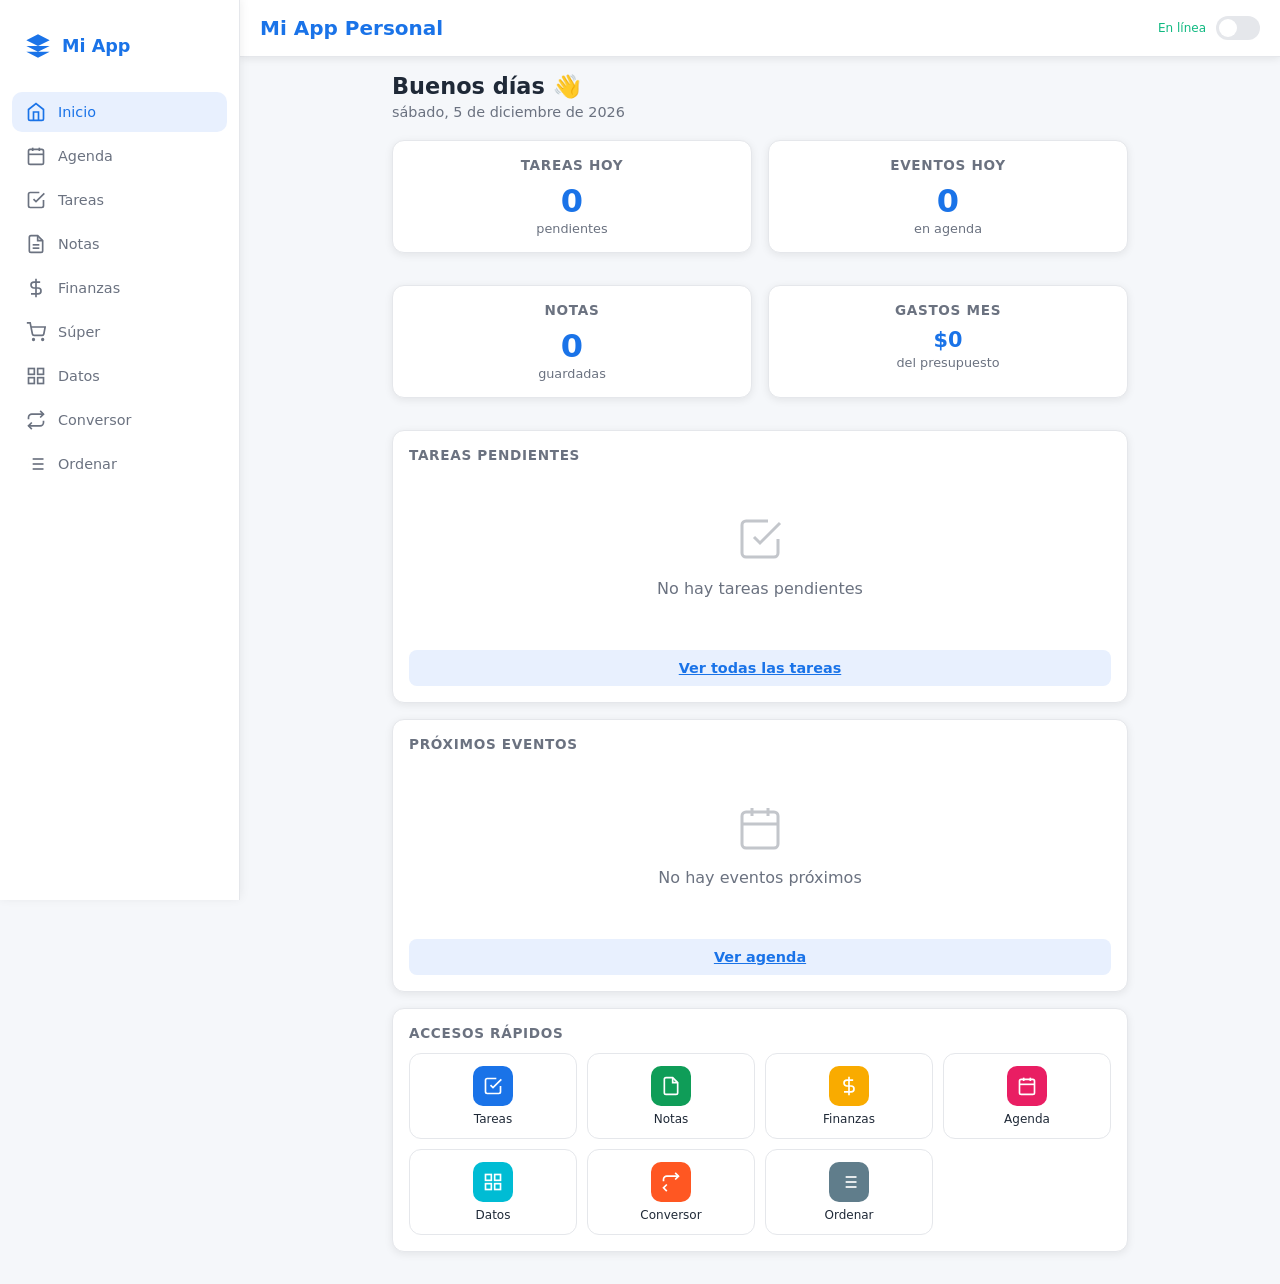
<file: index.html>
<!DOCTYPE html>
<html lang="es">
<head>
  <meta charset="UTF-8">
  <meta name="viewport" content="width=device-width, initial-scale=1.0">
  <meta name="theme-color" content="#1a73e8">
  <meta name="description" content="Mi App Personal - Agenda, tareas, notas y más">

  <!-- Hace que la app se vea como una app nativa en iOS -->
  <meta name="apple-mobile-web-app-capable" content="yes">
  <meta name="apple-mobile-web-app-status-bar-style" content="default">
  <meta name="apple-mobile-web-app-title" content="MiApp">

  <title>Mi App Personal</title>

  <!-- Configuración PWA (para instalar como app) -->
  <link rel="manifest" href="manifest.json">

  <!-- Estilos -->
  <link rel="stylesheet" href="css/main.css">
  <link rel="stylesheet" href="css/components.css">
</head>
<body>

  <!-- ==========================================
       MENÚ DE NAVEGACIÓN INFERIOR
       En celular: aparece abajo
       En computador: aparece a la izquierda
  =========================================== -->
  <nav class="menu-inferior" id="menuNavegacion">

    <!-- Logo (solo visible en computador) -->
    <div class="menu-logo" id="menuLogo">
      <svg width="28" height="28" viewBox="0 0 24 24" fill="currentColor">
        <path d="M12 2L2 7l10 5 10-5-10-5zM2 17l10 5 10-5M2 12l10 5 10-5"/>
      </svg>
      Mi App
    </div>

    <!-- Inicio -->
    <a href="index.html" class="menu-item activo" data-pagina="inicio">
      <svg viewBox="0 0 24 24" fill="none" stroke="currentColor" stroke-width="2">
        <path d="M3 9l9-7 9 7v11a2 2 0 01-2 2H5a2 2 0 01-2-2z"/>
        <polyline points="9,22 9,12 15,12 15,22"/>
      </svg>
      Inicio
    </a>

    <!-- Agenda -->
    <a href="pages/agenda.html" class="menu-item" data-pagina="agenda">
      <svg viewBox="0 0 24 24" fill="none" stroke="currentColor" stroke-width="2">
        <rect x="3" y="4" width="18" height="18" rx="2" ry="2"/>
        <line x1="16" y1="2" x2="16" y2="6"/>
        <line x1="8" y1="2" x2="8" y2="6"/>
        <line x1="3" y1="10" x2="21" y2="10"/>
      </svg>
      Agenda
    </a>

    <!-- Tareas -->
    <a href="pages/tareas.html" class="menu-item" data-pagina="tareas">
      <svg viewBox="0 0 24 24" fill="none" stroke="currentColor" stroke-width="2">
        <polyline points="9,11 12,14 22,4"/>
        <path d="M21 12v7a2 2 0 01-2 2H5a2 2 0 01-2-2V5a2 2 0 012-2h11"/>
      </svg>
      Tareas
    </a>

    <!-- Notas -->
    <a href="pages/notas.html" class="menu-item" data-pagina="notas">
      <svg viewBox="0 0 24 24" fill="none" stroke="currentColor" stroke-width="2">
        <path d="M14 2H6a2 2 0 00-2 2v16a2 2 0 002 2h12a2 2 0 002-2V8z"/>
        <polyline points="14,2 14,8 20,8"/>
        <line x1="16" y1="13" x2="8" y2="13"/>
        <line x1="16" y1="17" x2="8" y2="17"/>
      </svg>
      Notas
    </a>

    <!-- Finanzas -->
    <a href="pages/finanzas.html" class="menu-item" data-pagina="finanzas">
      <svg viewBox="0 0 24 24" fill="none" stroke="currentColor" stroke-width="2">
        <line x1="12" y1="1" x2="12" y2="23"/>
        <path d="M17 5H9.5a3.5 3.5 0 000 7h5a3.5 3.5 0 010 7H6"/>
      </svg>
      Finanzas
    </a>

    <!-- Supermercado -->
    <a href="pages/supermercado.html" class="menu-item" data-pagina="supermercado">
      <svg viewBox="0 0 24 24" fill="none" stroke="currentColor" stroke-width="2">
        <circle cx="9" cy="21" r="1"/><circle cx="20" cy="21" r="1"/>
        <path d="M1 1h4l2.68 13.39a2 2 0 001.99 1.61h9.72a2 2 0 001.99-1.61L23 6H6"/>
      </svg>
      Súper
    </a>

    <!-- Más módulos (panel lateral en computador) -->
    <a href="pages/datos.html" class="menu-item" data-pagina="datos">
      <svg viewBox="0 0 24 24" fill="none" stroke="currentColor" stroke-width="2">
        <rect x="3" y="3" width="7" height="7"/><rect x="14" y="3" width="7" height="7"/>
        <rect x="14" y="14" width="7" height="7"/><rect x="3" y="14" width="7" height="7"/>
      </svg>
      Datos
    </a>

    <a href="pages/conversor.html" class="menu-item" data-pagina="conversor">
      <svg viewBox="0 0 24 24" fill="none" stroke="currentColor" stroke-width="2">
        <polyline points="17,1 21,5 17,9"/>
        <path d="M3 11V9a4 4 0 014-4h14"/>
        <polyline points="7,23 3,19 7,15"/>
        <path d="M21 13v2a4 4 0 01-4 4H3"/>
      </svg>
      Conversor
    </a>

    <a href="pages/ordenar.html" class="menu-item" data-pagina="ordenar">
      <svg viewBox="0 0 24 24" fill="none" stroke="currentColor" stroke-width="2">
        <line x1="8" y1="6" x2="21" y2="6"/>
        <line x1="8" y1="12" x2="21" y2="12"/>
        <line x1="8" y1="18" x2="21" y2="18"/>
        <line x1="3" y1="6" x2="3.01" y2="6"/>
        <line x1="3" y1="12" x2="3.01" y2="12"/>
        <line x1="3" y1="18" x2="3.01" y2="18"/>
      </svg>
      Ordenar
    </a>

  </nav>

  <!-- ==========================================
       ENCABEZADO
  =========================================== -->
  <header class="encabezado">
    <h1>Mi App Personal</h1>
    <div style="display:flex; align-items:center; gap:10px;">
      <!-- Indicador de sincronización -->
      <span id="estadoSync" title="Estado de sincronización" style="font-size:0.75rem; color:var(--color-texto-suave)">
        Sin conexión
      </span>
      <!-- Botón modo oscuro/claro -->
      <button class="interruptor" id="btnTema" title="Cambiar tema" aria-label="Cambiar modo claro/oscuro"></button>
    </div>
  </header>

  <!-- ==========================================
       CONTENIDO PRINCIPAL - DASHBOARD
  =========================================== -->
  <main class="contenido pagina-enter" id="contenidoPrincipal">

    <!-- Saludo -->
    <div style="margin-bottom:20px;">
      <p id="saludo" style="font-size:1.4rem; font-weight:700;"></p>
      <p id="fechaHoy" style="color:var(--color-texto-suave); font-size:0.9rem; margin-top:4px;"></p>
    </div>

    <!-- Resumen rápido: 4 números -->
    <div class="dos-columnas" style="margin-bottom:16px;">
      <div class="tarjeta" style="text-align:center;">
        <div class="tarjeta-titulo">Tareas hoy</div>
        <div class="numero-grande" id="contadorTareas">0</div>
        <div style="font-size:0.8rem; color:var(--color-texto-suave); margin-top:4px;">pendientes</div>
      </div>
      <div class="tarjeta" style="text-align:center;">
        <div class="tarjeta-titulo">Eventos hoy</div>
        <div class="numero-grande" id="contadorEventos">0</div>
        <div style="font-size:0.8rem; color:var(--color-texto-suave); margin-top:4px;">en agenda</div>
      </div>
      <div class="tarjeta" style="text-align:center;">
        <div class="tarjeta-titulo">Notas</div>
        <div class="numero-grande" id="contadorNotas">0</div>
        <div style="font-size:0.8rem; color:var(--color-texto-suave); margin-top:4px;">guardadas</div>
      </div>
      <div class="tarjeta" style="text-align:center;">
        <div class="tarjeta-titulo">Gastos mes</div>
        <div class="numero-grande" id="resumenGastos" style="font-size:1.3rem;">$0</div>
        <div style="font-size:0.8rem; color:var(--color-texto-suave); margin-top:4px;">del presupuesto</div>
      </div>
    </div>

    <!-- Próximas tareas -->
    <div class="tarjeta">
      <div class="tarjeta-titulo">Tareas pendientes</div>
      <div id="listaTareasDash" class="lista-items">
        <div class="vacio">
          <svg viewBox="0 0 24 24" fill="none" stroke="currentColor" stroke-width="1.5">
            <polyline points="9,11 12,14 22,4"/>
            <path d="M21 12v7a2 2 0 01-2 2H5a2 2 0 01-2-2V5a2 2 0 012-2h11"/>
          </svg>
          <p>No hay tareas pendientes</p>
        </div>
      </div>
      <a href="pages/tareas.html" class="btn btn-secundario" style="margin-top:12px; width:100%; justify-content:center;">
        Ver todas las tareas
      </a>
    </div>

    <!-- Próximos eventos -->
    <div class="tarjeta">
      <div class="tarjeta-titulo">Próximos eventos</div>
      <div id="listaEventosDash" class="lista-items">
        <div class="vacio">
          <svg viewBox="0 0 24 24" fill="none" stroke="currentColor" stroke-width="1.5">
            <rect x="3" y="4" width="18" height="18" rx="2" ry="2"/>
            <line x1="16" y1="2" x2="16" y2="6"/>
            <line x1="8" y1="2" x2="8" y2="6"/>
            <line x1="3" y1="10" x2="21" y2="10"/>
          </svg>
          <p>No hay eventos próximos</p>
        </div>
      </div>
      <a href="pages/agenda.html" class="btn btn-secundario" style="margin-top:12px; width:100%; justify-content:center;">
        Ver agenda
      </a>
    </div>

    <!-- Accesos rápidos -->
    <div class="tarjeta">
      <div class="tarjeta-titulo">Accesos rápidos</div>
      <div class="accesos-rapidos">
        <a href="pages/tareas.html" class="acceso-item">
          <div class="acceso-icono" style="background:#1a73e8;">
            <svg viewBox="0 0 24 24" fill="none" stroke="currentColor" stroke-width="2">
              <polyline points="9,11 12,14 22,4"/>
              <path d="M21 12v7a2 2 0 01-2 2H5a2 2 0 01-2-2V5a2 2 0 012-2h11"/>
            </svg>
          </div>
          Tareas
        </a>
        <a href="pages/notas.html" class="acceso-item">
          <div class="acceso-icono" style="background:#0f9d58;">
            <svg viewBox="0 0 24 24" fill="none" stroke="currentColor" stroke-width="2">
              <path d="M14 2H6a2 2 0 00-2 2v16a2 2 0 002 2h12a2 2 0 002-2V8z"/>
              <polyline points="14,2 14,8 20,8"/>
            </svg>
          </div>
          Notas
        </a>
        <a href="pages/finanzas.html" class="acceso-item">
          <div class="acceso-icono" style="background:#f9ab00;">
            <svg viewBox="0 0 24 24" fill="none" stroke="currentColor" stroke-width="2">
              <line x1="12" y1="1" x2="12" y2="23"/>
              <path d="M17 5H9.5a3.5 3.5 0 000 7h5a3.5 3.5 0 010 7H6"/>
            </svg>
          </div>
          Finanzas
        </a>
        <a href="pages/agenda.html" class="acceso-item">
          <div class="acceso-icono" style="background:#e91e63;">
            <svg viewBox="0 0 24 24" fill="none" stroke="currentColor" stroke-width="2">
              <rect x="3" y="4" width="18" height="18" rx="2"/>
              <line x1="16" y1="2" x2="16" y2="6"/>
              <line x1="8" y1="2" x2="8" y2="6"/>
              <line x1="3" y1="10" x2="21" y2="10"/>
            </svg>
          </div>
          Agenda
        </a>
        <a href="pages/datos.html" class="acceso-item">
          <div class="acceso-icono" style="background:#00bcd4;">
            <svg viewBox="0 0 24 24" fill="none" stroke="currentColor" stroke-width="2">
              <rect x="3" y="3" width="7" height="7"/>
              <rect x="14" y="3" width="7" height="7"/>
              <rect x="14" y="14" width="7" height="7"/>
              <rect x="3" y="14" width="7" height="7"/>
            </svg>
          </div>
          Datos
        </a>
        <a href="pages/conversor.html" class="acceso-item">
          <div class="acceso-icono" style="background:#ff5722;">
            <svg viewBox="0 0 24 24" fill="none" stroke="currentColor" stroke-width="2">
              <polyline points="17,1 21,5 17,9"/>
              <path d="M3 11V9a4 4 0 014-4h14"/>
              <polyline points="7,23 3,19 7,15"/>
            </svg>
          </div>
          Conversor
        </a>
        <a href="pages/ordenar.html" class="acceso-item">
          <div class="acceso-icono" style="background:#607d8b;">
            <svg viewBox="0 0 24 24" fill="none" stroke="currentColor" stroke-width="2">
              <line x1="8" y1="6" x2="21" y2="6"/>
              <line x1="8" y1="12" x2="21" y2="12"/>
              <line x1="8" y1="18" x2="21" y2="18"/>
            </svg>
          </div>
          Ordenar
        </a>
      </div>
    </div>

  </main>

  <!-- Scripts -->
  <script src="js/db.js"></script>
  <script src="js/app.js"></script>
  <script src="js/modules/dashboard.js"></script>

</body>
</html>
</file>
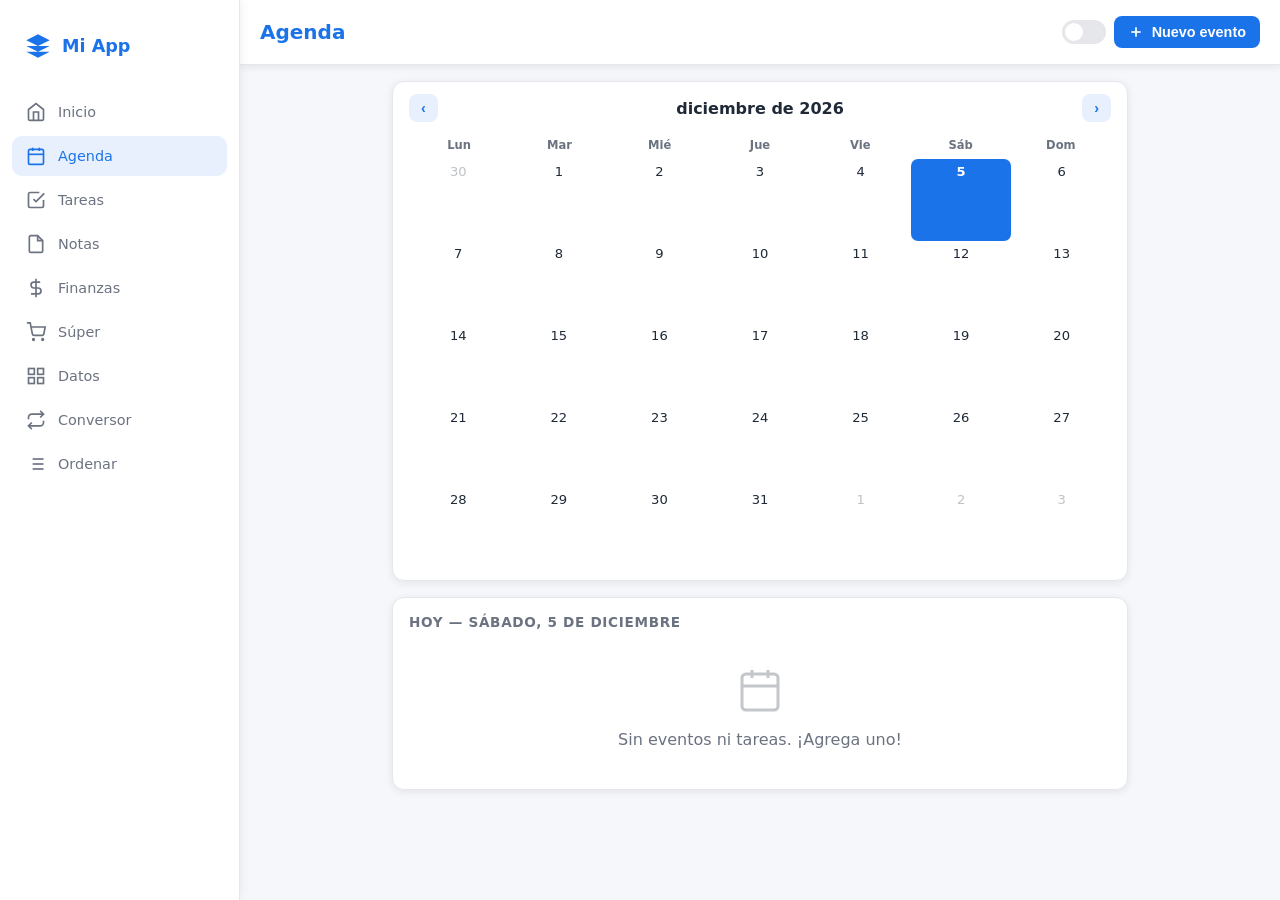
<file: pages/agenda.html>
<!DOCTYPE html>
<html lang="es">
<head>
  <meta charset="UTF-8">
  <meta name="viewport" content="width=device-width, initial-scale=1.0">
  <meta name="theme-color" content="#1a73e8">
  <meta name="apple-mobile-web-app-capable" content="yes">
  <title>Agenda — Mi App Personal</title>
  <link rel="manifest" href="../manifest.json">
  <link rel="stylesheet" href="../css/main.css">
  <link rel="stylesheet" href="../css/components.css">
</head>
<body>

  <nav class="menu-inferior">
    <div class="menu-logo">
      <svg width="28" height="28" viewBox="0 0 24 24" fill="currentColor"><path d="M12 2L2 7l10 5 10-5-10-5zM2 17l10 5 10-5M2 12l10 5 10-5"/></svg>
      Mi App
    </div>
    <a href="../index.html" class="menu-item">
      <svg viewBox="0 0 24 24" fill="none" stroke="currentColor" stroke-width="2"><path d="M3 9l9-7 9 7v11a2 2 0 01-2 2H5a2 2 0 01-2-2z"/><polyline points="9,22 9,12 15,12 15,22"/></svg>
      Inicio
    </a>
    <a href="agenda.html" class="menu-item activo">
      <svg viewBox="0 0 24 24" fill="none" stroke="currentColor" stroke-width="2"><rect x="3" y="4" width="18" height="18" rx="2" ry="2"/><line x1="16" y1="2" x2="16" y2="6"/><line x1="8" y1="2" x2="8" y2="6"/><line x1="3" y1="10" x2="21" y2="10"/></svg>
      Agenda
    </a>
    <a href="tareas.html" class="menu-item">
      <svg viewBox="0 0 24 24" fill="none" stroke="currentColor" stroke-width="2"><polyline points="9,11 12,14 22,4"/><path d="M21 12v7a2 2 0 01-2 2H5a2 2 0 01-2-2V5a2 2 0 012-2h11"/></svg>
      Tareas
    </a>
    <a href="notas.html" class="menu-item">
      <svg viewBox="0 0 24 24" fill="none" stroke="currentColor" stroke-width="2"><path d="M14 2H6a2 2 0 00-2 2v16a2 2 0 002 2h12a2 2 0 002-2V8z"/><polyline points="14,2 14,8 20,8"/></svg>
      Notas
    </a>
    <a href="finanzas.html" class="menu-item">
      <svg viewBox="0 0 24 24" fill="none" stroke="currentColor" stroke-width="2"><line x1="12" y1="1" x2="12" y2="23"/><path d="M17 5H9.5a3.5 3.5 0 000 7h5a3.5 3.5 0 010 7H6"/></svg>
      Finanzas
    </a>
    <a href="supermercado.html" class="menu-item">
      <svg viewBox="0 0 24 24" fill="none" stroke="currentColor" stroke-width="2">
        <circle cx="9" cy="21" r="1"/><circle cx="20" cy="21" r="1"/>
        <path d="M1 1h4l2.68 13.39a2 2 0 001.99 1.61h9.72a2 2 0 001.99-1.61L23 6H6"/>
      </svg>
      Súper
    </a>
    <a href="datos.html" class="menu-item">
      <svg viewBox="0 0 24 24" fill="none" stroke="currentColor" stroke-width="2"><rect x="3" y="3" width="7" height="7"/><rect x="14" y="3" width="7" height="7"/><rect x="14" y="14" width="7" height="7"/><rect x="3" y="14" width="7" height="7"/></svg>
      Datos
    </a>
    <a href="conversor.html" class="menu-item">
      <svg viewBox="0 0 24 24" fill="none" stroke="currentColor" stroke-width="2"><polyline points="17,1 21,5 17,9"/><path d="M3 11V9a4 4 0 014-4h14"/><polyline points="7,23 3,19 7,15"/><path d="M21 13v2a4 4 0 01-4 4H3"/></svg>
      Conversor
    </a>
    <a href="ordenar.html" class="menu-item">
      <svg viewBox="0 0 24 24" fill="none" stroke="currentColor" stroke-width="2"><line x1="8" y1="6" x2="21" y2="6"/><line x1="8" y1="12" x2="21" y2="12"/><line x1="8" y1="18" x2="21" y2="18"/><line x1="3" y1="6" x2="3.01" y2="6"/><line x1="3" y1="12" x2="3.01" y2="12"/><line x1="3" y1="18" x2="3.01" y2="18"/></svg>
      Ordenar
    </a>
  </nav>

  <header class="encabezado">
    <h1>Agenda</h1>
    <div style="display:flex; align-items:center; gap:8px;">
      <button class="interruptor" id="btnTema" aria-label="Cambiar tema"></button>
      <button class="btn btn-primario" id="btnNuevoEvento" style="padding:8px 14px;">
        <svg width="16" height="16" viewBox="0 0 24 24" fill="none" stroke="currentColor" stroke-width="2.5"><line x1="12" y1="5" x2="12" y2="19"/><line x1="5" y1="12" x2="19" y2="12"/></svg>
        Nuevo evento
      </button>
    </div>
  </header>

  <main class="contenido pagina-enter">

    <!-- Navegación del mes -->
    <div class="tarjeta" style="padding:12px 16px;">
      <div style="display:flex; align-items:center; justify-content:space-between; margin-bottom:12px;">
        <button class="btn btn-secundario" id="btnMesAnterior" style="padding:6px 12px;">‹</button>
        <h2 id="tituloMes" style="font-size:1rem; font-weight:700;"></h2>
        <button class="btn btn-secundario" id="btnMesSiguiente" style="padding:6px 12px;">›</button>
      </div>

      <!-- Encabezados de los días de la semana -->
      <div class="calendario-semana">
        <span>Lun</span><span>Mar</span><span>Mié</span>
        <span>Jue</span><span>Vie</span><span>Sáb</span><span>Dom</span>
      </div>

      <!-- Cuadrícula del calendario (se rellena con JS) -->
      <div id="calendarioGrid" class="calendario-grid"></div>
    </div>

    <!-- Eventos del día seleccionado -->
    <div class="tarjeta" id="panelDia">
      <div class="tarjeta-titulo" id="tituloDia">Selecciona un día</div>
      <div id="eventosDia" class="lista-items"></div>
    </div>

  </main>

  <!-- MODAL: AGREGAR / EDITAR EVENTO -->
  <div class="modal-fondo" id="modalEvento" style="display:none;">
    <div class="modal-caja">
      <div class="modal-titulo">
        <span id="modalEventoTitulo">Nuevo evento</span>
        <button class="modal-cerrar" id="btnCerrarModalEvento" aria-label="Cerrar">
          <svg width="20" height="20" viewBox="0 0 24 24" fill="none" stroke="currentColor" stroke-width="2"><line x1="18" y1="6" x2="6" y2="18"/><line x1="6" y1="6" x2="18" y2="18"/></svg>
        </button>
      </div>
      <form id="formEvento" novalidate>
        <input type="hidden" id="eventoId">

        <div class="grupo-campo">
          <label class="etiqueta" for="eventoTitulo">Título *</label>
          <input class="campo" type="text" id="eventoTitulo" placeholder="Ej: Reunión de trabajo" maxlength="100" required>
        </div>

        <div class="grupo-campo">
          <label class="etiqueta" for="eventoFecha">Fecha *</label>
          <input class="campo" type="date" id="eventoFecha" required>
        </div>

        <div style="display:grid; grid-template-columns:1fr 1fr; gap:12px;">
          <div class="grupo-campo" style="margin-bottom:0;">
            <label class="etiqueta" for="eventoHoraInicio">Hora inicio</label>
            <input class="campo" type="time" id="eventoHoraInicio">
          </div>
          <div class="grupo-campo" style="margin-bottom:0;">
            <label class="etiqueta" for="eventoHoraFin">Hora fin</label>
            <input class="campo" type="time" id="eventoHoraFin">
          </div>
        </div>

        <div class="grupo-campo" style="margin-top:14px;">
          <label class="etiqueta" for="eventoDescripcion">Descripción</label>
          <textarea class="campo" id="eventoDescripcion" rows="3" placeholder="Detalles del evento..." maxlength="500" style="resize:vertical;"></textarea>
        </div>

        <!-- Selector de color -->
        <div class="grupo-campo">
          <label class="etiqueta">Color</label>
          <div id="selectorColor" style="display:flex; gap:8px; flex-wrap:wrap;"></div>
        </div>

        <div class="modal-acciones">
          <button type="button" class="btn btn-peligro" id="btnEliminarEvento" style="display:none; flex:0 0 auto;">
            <svg width="16" height="16" viewBox="0 0 24 24" fill="none" stroke="currentColor" stroke-width="2"><polyline points="3,6 5,6 21,6"/><path d="M19 6l-1 14a2 2 0 01-2 2H8a2 2 0 01-2-2L5 6"/></svg>
            Eliminar
          </button>
          <button type="submit" class="btn btn-primario">
            <svg width="16" height="16" viewBox="0 0 24 24" fill="none" stroke="currentColor" stroke-width="2"><path d="M19 21H5a2 2 0 01-2-2V5a2 2 0 012-2h11l5 5v11a2 2 0 01-2 2z"/><polyline points="17,21 17,13 7,13 7,21"/></svg>
            Guardar
          </button>
        </div>
      </form>
    </div>
  </div>

  <script src="../js/db.js"></script>
  <script src="../js/app.js"></script>
  <script src="../js/modules/agenda.js"></script>
</body>
</html>
</file>
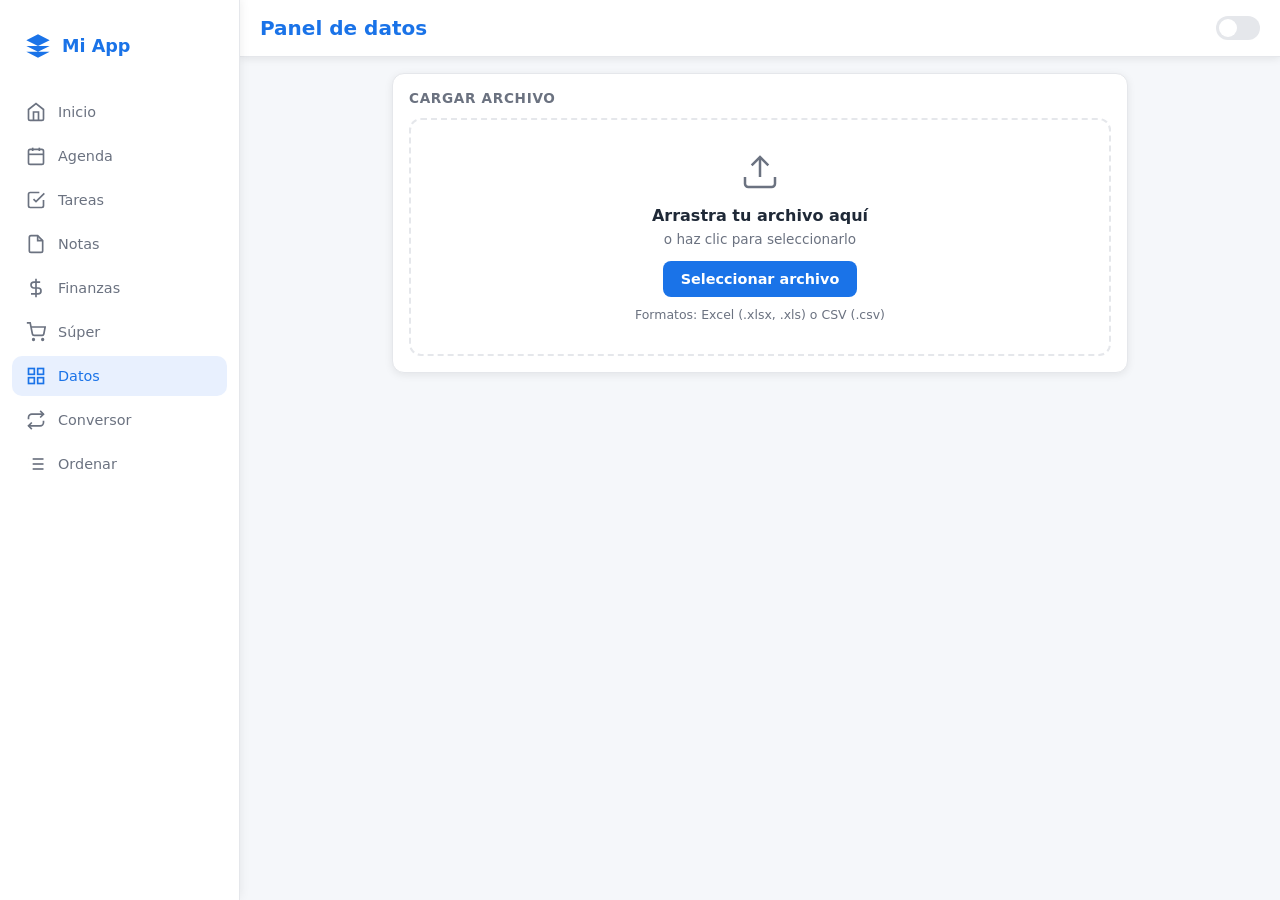
<file: pages/datos.html>
<!DOCTYPE html>
<html lang="es">
<head>
  <meta charset="UTF-8">
  <meta name="viewport" content="width=device-width, initial-scale=1.0">
  <meta name="theme-color" content="#1a73e8">
  <meta name="apple-mobile-web-app-capable" content="yes">
  <title>Datos — Mi App Personal</title>
  <link rel="manifest" href="../manifest.json">
  <link rel="stylesheet" href="../css/main.css">
  <link rel="stylesheet" href="../css/components.css">
  <!-- SheetJS: librería para leer y escribir archivos Excel -->
  <script src="https://cdn.sheetjs.com/xlsx-0.20.3/package/dist/xlsx.full.min.js"></script>
</head>
<body>

  <nav class="menu-inferior">
    <div class="menu-logo">
      <svg width="28" height="28" viewBox="0 0 24 24" fill="currentColor"><path d="M12 2L2 7l10 5 10-5-10-5zM2 17l10 5 10-5M2 12l10 5 10-5"/></svg>
      Mi App
    </div>
    <a href="../index.html" class="menu-item">
      <svg viewBox="0 0 24 24" fill="none" stroke="currentColor" stroke-width="2"><path d="M3 9l9-7 9 7v11a2 2 0 01-2 2H5a2 2 0 01-2-2z"/><polyline points="9,22 9,12 15,12 15,22"/></svg>
      Inicio
    </a>
    <a href="agenda.html" class="menu-item">
      <svg viewBox="0 0 24 24" fill="none" stroke="currentColor" stroke-width="2"><rect x="3" y="4" width="18" height="18" rx="2" ry="2"/><line x1="16" y1="2" x2="16" y2="6"/><line x1="8" y1="2" x2="8" y2="6"/><line x1="3" y1="10" x2="21" y2="10"/></svg>
      Agenda
    </a>
    <a href="tareas.html" class="menu-item">
      <svg viewBox="0 0 24 24" fill="none" stroke="currentColor" stroke-width="2"><polyline points="9,11 12,14 22,4"/><path d="M21 12v7a2 2 0 01-2 2H5a2 2 0 01-2-2V5a2 2 0 012-2h11"/></svg>
      Tareas
    </a>
    <a href="notas.html" class="menu-item">
      <svg viewBox="0 0 24 24" fill="none" stroke="currentColor" stroke-width="2"><path d="M14 2H6a2 2 0 00-2 2v16a2 2 0 002 2h12a2 2 0 002-2V8z"/><polyline points="14,2 14,8 20,8"/></svg>
      Notas
    </a>
    <a href="finanzas.html" class="menu-item">
      <svg viewBox="0 0 24 24" fill="none" stroke="currentColor" stroke-width="2"><line x1="12" y1="1" x2="12" y2="23"/><path d="M17 5H9.5a3.5 3.5 0 000 7h5a3.5 3.5 0 010 7H6"/></svg>
      Finanzas
    </a>
    <a href="supermercado.html" class="menu-item">
      <svg viewBox="0 0 24 24" fill="none" stroke="currentColor" stroke-width="2">
        <circle cx="9" cy="21" r="1"/><circle cx="20" cy="21" r="1"/>
        <path d="M1 1h4l2.68 13.39a2 2 0 001.99 1.61h9.72a2 2 0 001.99-1.61L23 6H6"/>
      </svg>
      Súper
    </a>
    <a href="datos.html" class="menu-item activo">
      <svg viewBox="0 0 24 24" fill="none" stroke="currentColor" stroke-width="2"><rect x="3" y="3" width="7" height="7"/><rect x="14" y="3" width="7" height="7"/><rect x="14" y="14" width="7" height="7"/><rect x="3" y="14" width="7" height="7"/></svg>
      Datos
    </a>
    <a href="conversor.html" class="menu-item">
      <svg viewBox="0 0 24 24" fill="none" stroke="currentColor" stroke-width="2"><polyline points="17,1 21,5 17,9"/><path d="M3 11V9a4 4 0 014-4h14"/><polyline points="7,23 3,19 7,15"/><path d="M21 13v2a4 4 0 01-4 4H3"/></svg>
      Conversor
    </a>
    <a href="ordenar.html" class="menu-item">
      <svg viewBox="0 0 24 24" fill="none" stroke="currentColor" stroke-width="2"><line x1="8" y1="6" x2="21" y2="6"/><line x1="8" y1="12" x2="21" y2="12"/><line x1="8" y1="18" x2="21" y2="18"/><line x1="3" y1="6" x2="3.01" y2="6"/><line x1="3" y1="12" x2="3.01" y2="12"/><line x1="3" y1="18" x2="3.01" y2="18"/></svg>
      Ordenar
    </a>
  </nav>

  <header class="encabezado">
    <h1>Panel de datos</h1>
    <button class="interruptor" id="btnTema" aria-label="Cambiar tema"></button>
  </header>

  <main class="contenido pagina-enter">

    <!-- Zona de carga de archivo -->
    <div class="tarjeta" id="zonaSubida">
      <div class="tarjeta-titulo">Cargar archivo</div>
      <div class="zona-drop" id="zonaDrop">
        <svg width="40" height="40" viewBox="0 0 24 24" fill="none" stroke="currentColor" stroke-width="1.5" style="color:var(--color-texto-suave); margin-bottom:10px;">
          <path d="M21 15v4a2 2 0 01-2 2H5a2 2 0 01-2-2v-4"/>
          <polyline points="17,8 12,3 7,8"/>
          <line x1="12" y1="3" x2="12" y2="15"/>
        </svg>
        <p style="font-weight:600; margin-bottom:6px;">Arrastra tu archivo aquí</p>
        <p style="font-size:0.85rem; color:var(--color-texto-suave); margin-bottom:14px;">o haz clic para seleccionarlo</p>
        <label class="btn btn-primario" style="cursor:pointer;">
          Seleccionar archivo
          <input type="file" id="inputArchivo" accept=".xlsx,.xls,.csv" style="display:none;">
        </label>
        <p style="font-size:0.78rem; color:var(--color-texto-suave); margin-top:10px;">Formatos: Excel (.xlsx, .xls) o CSV (.csv)</p>
      </div>
    </div>

    <!-- Controles (ocultos hasta que hay datos) -->
    <div id="controles" style="display:none;">
      <div class="tarjeta" style="padding:12px;">
        <div style="display:flex; gap:8px; flex-wrap:wrap; align-items:center;">
          <!-- Buscador -->
          <div style="position:relative; flex:1; min-width:180px;">
            <svg width="14" height="14" viewBox="0 0 24 24" fill="none" stroke="currentColor" stroke-width="2"
                 style="position:absolute; left:10px; top:50%; transform:translateY(-50%); color:var(--color-texto-suave); pointer-events:none;">
              <circle cx="11" cy="11" r="8"/><line x1="21" y1="21" x2="16.65" y2="16.65"/>
            </svg>
            <input class="campo" type="search" id="campoBusquedaDatos" placeholder="Buscar en los datos..." style="padding-left:32px; font-size:0.85rem;">
          </div>
          <!-- Info del archivo -->
          <span id="infoArchivo" style="font-size:0.82rem; color:var(--color-texto-suave); white-space:nowrap;"></span>
          <!-- Botones -->
          <button class="btn btn-secundario" id="btnExportarDatos" style="padding:8px 12px; font-size:0.82rem; white-space:nowrap;">
            <svg width="14" height="14" viewBox="0 0 24 24" fill="none" stroke="currentColor" stroke-width="2"><path d="M21 15v4a2 2 0 01-2 2H5a2 2 0 01-2-2v-4"/><polyline points="7,10 12,15 17,10"/><line x1="12" y1="15" x2="12" y2="3"/></svg>
            Exportar CSV
          </button>
          <button class="btn btn-secundario" id="btnNuevoArchivo" style="padding:8px 12px; font-size:0.82rem; white-space:nowrap;">
            Cargar otro
          </button>
        </div>
      </div>

      <!-- Tabla de datos -->
      <div class="contenedor-tabla">
        <table class="tabla-datos" id="tablaDatos">
          <thead id="tablaDatosHead"></thead>
          <tbody id="tablaDatosBody"></tbody>
        </table>
      </div>

      <!-- Paginación -->
      <div style="display:flex; justify-content:center; align-items:center; gap:10px; margin-top:12px;" id="paginacion">
        <button class="btn btn-secundario" id="btnPagAnterior" style="padding:6px 14px;">‹ Anterior</button>
        <span id="textoPagina" style="font-size:0.85rem; color:var(--color-texto-suave);"></span>
        <button class="btn btn-secundario" id="btnPagSiguiente" style="padding:6px 14px;">Siguiente ›</button>
      </div>
    </div>

  </main>

  <script src="../js/db.js"></script>
  <script src="../js/app.js"></script>
  <script src="../js/modules/datos.js"></script>
</body>
</html>
</file>
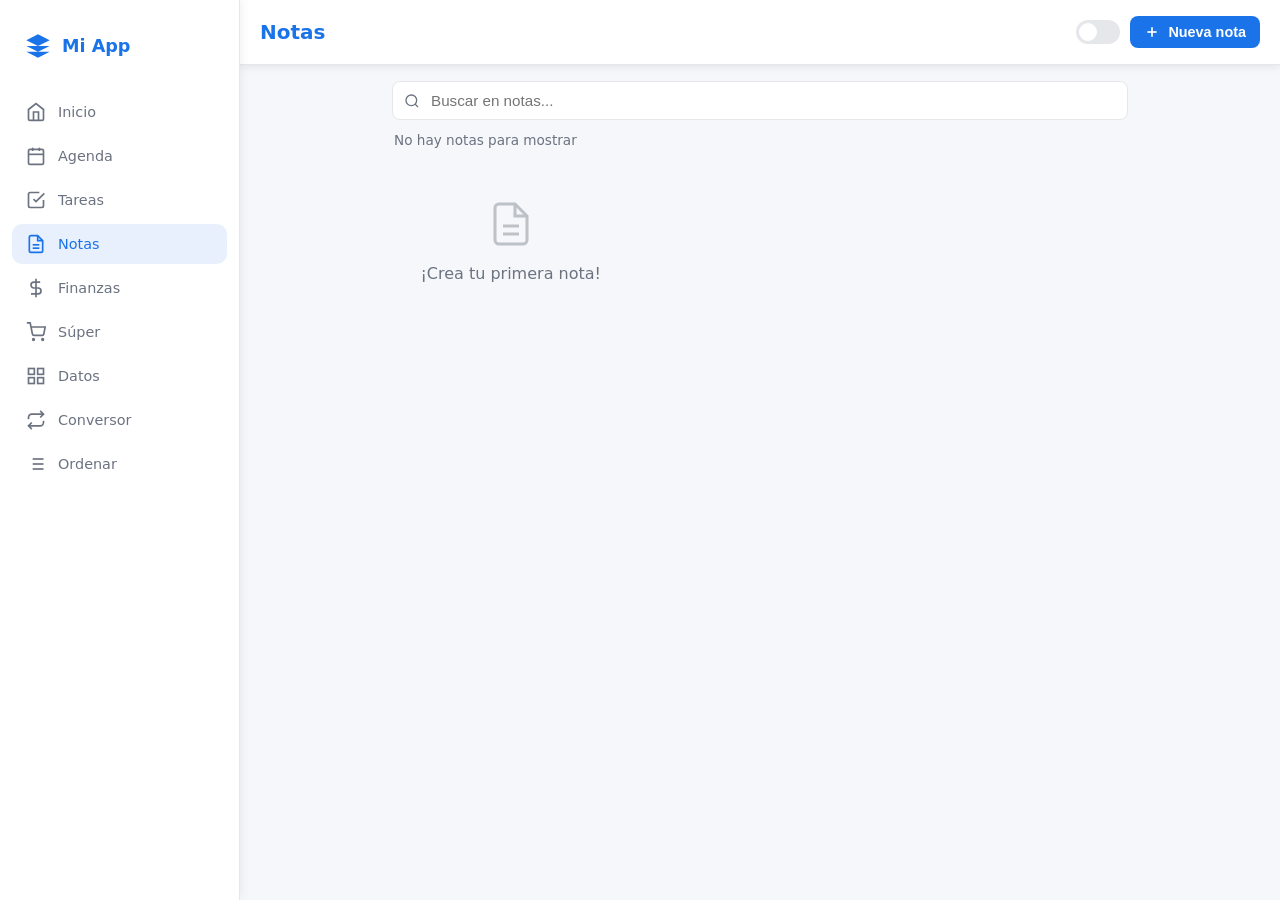
<file: pages/notas.html>
<!DOCTYPE html>
<html lang="es">
<head>
  <meta charset="UTF-8">
  <meta name="viewport" content="width=device-width, initial-scale=1.0">
  <meta name="theme-color" content="#1a73e8">
  <meta name="apple-mobile-web-app-capable" content="yes">
  <meta name="apple-mobile-web-app-status-bar-style" content="default">
  <meta name="apple-mobile-web-app-title" content="MiApp">
  <title>Notas — Mi App Personal</title>
  <link rel="manifest" href="../manifest.json">
  <link rel="stylesheet" href="../css/main.css">
  <link rel="stylesheet" href="../css/components.css">
</head>
<body>

  <!-- ==========================================
       MENÚ DE NAVEGACIÓN
  =========================================== -->
  <nav class="menu-inferior">

    <div class="menu-logo">
      <svg width="28" height="28" viewBox="0 0 24 24" fill="currentColor">
        <path d="M12 2L2 7l10 5 10-5-10-5zM2 17l10 5 10-5M2 12l10 5 10-5"/>
      </svg>
      Mi App
    </div>

    <a href="../index.html" class="menu-item">
      <svg viewBox="0 0 24 24" fill="none" stroke="currentColor" stroke-width="2">
        <path d="M3 9l9-7 9 7v11a2 2 0 01-2 2H5a2 2 0 01-2-2z"/>
        <polyline points="9,22 9,12 15,12 15,22"/>
      </svg>
      Inicio
    </a>

    <a href="agenda.html" class="menu-item">
      <svg viewBox="0 0 24 24" fill="none" stroke="currentColor" stroke-width="2">
        <rect x="3" y="4" width="18" height="18" rx="2" ry="2"/>
        <line x1="16" y1="2" x2="16" y2="6"/>
        <line x1="8" y1="2" x2="8" y2="6"/>
        <line x1="3" y1="10" x2="21" y2="10"/>
      </svg>
      Agenda
    </a>

    <a href="tareas.html" class="menu-item">
      <svg viewBox="0 0 24 24" fill="none" stroke="currentColor" stroke-width="2">
        <polyline points="9,11 12,14 22,4"/>
        <path d="M21 12v7a2 2 0 01-2 2H5a2 2 0 01-2-2V5a2 2 0 012-2h11"/>
      </svg>
      Tareas
    </a>

    <a href="notas.html" class="menu-item activo">
      <svg viewBox="0 0 24 24" fill="none" stroke="currentColor" stroke-width="2">
        <path d="M14 2H6a2 2 0 00-2 2v16a2 2 0 002 2h12a2 2 0 002-2V8z"/>
        <polyline points="14,2 14,8 20,8"/>
        <line x1="16" y1="13" x2="8" y2="13"/>
        <line x1="16" y1="17" x2="8" y2="17"/>
      </svg>
      Notas
    </a>

    <a href="finanzas.html" class="menu-item">
      <svg viewBox="0 0 24 24" fill="none" stroke="currentColor" stroke-width="2">
        <line x1="12" y1="1" x2="12" y2="23"/>
        <path d="M17 5H9.5a3.5 3.5 0 000 7h5a3.5 3.5 0 010 7H6"/>
      </svg>
      Finanzas
    </a>

    <a href="supermercado.html" class="menu-item">
      <svg viewBox="0 0 24 24" fill="none" stroke="currentColor" stroke-width="2">
        <circle cx="9" cy="21" r="1"/><circle cx="20" cy="21" r="1"/>
        <path d="M1 1h4l2.68 13.39a2 2 0 001.99 1.61h9.72a2 2 0 001.99-1.61L23 6H6"/>
      </svg>
      Súper
    </a>

    <a href="datos.html" class="menu-item">
      <svg viewBox="0 0 24 24" fill="none" stroke="currentColor" stroke-width="2">
        <rect x="3" y="3" width="7" height="7"/><rect x="14" y="3" width="7" height="7"/>
        <rect x="14" y="14" width="7" height="7"/><rect x="3" y="14" width="7" height="7"/>
      </svg>
      Datos
    </a>

    <a href="conversor.html" class="menu-item">
      <svg viewBox="0 0 24 24" fill="none" stroke="currentColor" stroke-width="2">
        <polyline points="17,1 21,5 17,9"/>
        <path d="M3 11V9a4 4 0 014-4h14"/>
        <polyline points="7,23 3,19 7,15"/>
        <path d="M21 13v2a4 4 0 01-4 4H3"/>
      </svg>
      Conversor
    </a>

    <a href="ordenar.html" class="menu-item">
      <svg viewBox="0 0 24 24" fill="none" stroke="currentColor" stroke-width="2">
        <line x1="8" y1="6" x2="21" y2="6"/>
        <line x1="8" y1="12" x2="21" y2="12"/>
        <line x1="8" y1="18" x2="21" y2="18"/>
        <line x1="3" y1="6" x2="3.01" y2="6"/>
        <line x1="3" y1="12" x2="3.01" y2="12"/>
        <line x1="3" y1="18" x2="3.01" y2="18"/>
      </svg>
      Ordenar
    </a>

  </nav>

  <!-- ==========================================
       ENCABEZADO
  =========================================== -->
  <header class="encabezado">
    <h1>Notas</h1>
    <div style="display:flex; align-items:center; gap:10px;">
      <button class="interruptor" id="btnTema" title="Cambiar tema" aria-label="Cambiar modo claro/oscuro"></button>
      <button class="btn btn-primario" id="btnAgregarNota" style="padding:8px 14px;">
        <svg width="16" height="16" viewBox="0 0 24 24" fill="none" stroke="currentColor" stroke-width="2.5">
          <line x1="12" y1="5" x2="12" y2="19"/>
          <line x1="5" y1="12" x2="19" y2="12"/>
        </svg>
        Nueva nota
      </button>
    </div>
  </header>

  <!-- ==========================================
       CONTENIDO PRINCIPAL
  =========================================== -->
  <main class="contenido pagina-enter">

    <!-- Barra de búsqueda -->
    <div style="position:relative; margin-bottom:12px;">
      <svg width="16" height="16" viewBox="0 0 24 24" fill="none" stroke="currentColor" stroke-width="2"
           style="position:absolute; left:12px; top:50%; transform:translateY(-50%); color:var(--color-texto-suave); pointer-events:none;">
        <circle cx="11" cy="11" r="8"/>
        <line x1="21" y1="21" x2="16.65" y2="16.65"/>
      </svg>
      <input
        class="campo"
        type="search"
        id="campoBusqueda"
        placeholder="Buscar en notas..."
        style="padding-left:38px;"
        autocomplete="off"
      >
    </div>

    <!-- Filtro de etiquetas (se rellena cuando hay etiquetas guardadas) -->
    <div id="filtroEtiquetas" style="display:none; margin-bottom:12px;">
      <div style="display:flex; gap:6px; flex-wrap:wrap; align-items:center;">
        <span style="font-size:0.8rem; color:var(--color-texto-suave); font-weight:600;">Etiquetas:</span>
        <div id="listaEtiquetasFiltro" style="display:flex; gap:6px; flex-wrap:wrap;"></div>
      </div>
    </div>

    <!-- Contador de notas -->
    <p id="textoContador" style="font-size:0.85rem; color:var(--color-texto-suave); margin-bottom:12px; padding-left:2px;"></p>

    <!-- Cuadrícula de notas (2 columnas en pantallas grandes) -->
    <div id="cuadriculaNotas" class="cuadricula-notas"></div>

  </main>

  <!-- ==========================================
       MODAL: AGREGAR / EDITAR NOTA
  =========================================== -->
  <div class="modal-fondo" id="modalNota" style="display:none;">
    <div class="modal-caja">

      <div class="modal-titulo">
        <span id="modalNotasTitulo">Nueva nota</span>
        <button class="modal-cerrar" id="btnCerrarModal" aria-label="Cerrar">
          <svg width="20" height="20" viewBox="0 0 24 24" fill="none" stroke="currentColor" stroke-width="2">
            <line x1="18" y1="6" x2="6" y2="18"/>
            <line x1="6" y1="6" x2="18" y2="18"/>
          </svg>
        </button>
      </div>

      <form id="formNota" novalidate>
        <input type="hidden" id="notaId">

        <!-- Título -->
        <div class="grupo-campo">
          <label class="etiqueta" for="notaTitulo">Título *</label>
          <input class="campo" type="text" id="notaTitulo" placeholder="Ej: Ideas para el proyecto" maxlength="100" required>
        </div>

        <!-- Contenido -->
        <div class="grupo-campo">
          <label class="etiqueta" for="notaContenido">Contenido</label>
          <textarea class="campo" id="notaContenido" placeholder="Escribe lo que quieras..." rows="6" style="resize:vertical;" maxlength="5000"></textarea>
        </div>

        <!-- Etiquetas -->
        <div class="grupo-campo">
          <label class="etiqueta" for="notaEtiquetas">Etiquetas (separadas por coma)</label>
          <input class="campo" type="text" id="notaEtiquetas" placeholder="Ej: trabajo, ideas, urgente" maxlength="200">
          <p style="font-size:0.78rem; color:var(--color-texto-suave); margin-top:4px;">Escribe varias etiquetas separadas por coma</p>
        </div>

        <!-- Anclar nota -->
        <div style="display:flex; align-items:center; gap:10px; margin-bottom:16px;">
          <label style="display:flex; align-items:center; gap:8px; cursor:pointer; font-size:0.9rem;">
            <input type="checkbox" id="notaAnclada" style="width:18px; height:18px; cursor:pointer;">
            Anclar esta nota (aparece siempre arriba)
          </label>
        </div>

        <!-- Botones -->
        <div class="modal-acciones">
          <button type="button" class="btn btn-peligro" id="btnEliminarNota" style="display:none; flex:0 0 auto;">
            <svg width="16" height="16" viewBox="0 0 24 24" fill="none" stroke="currentColor" stroke-width="2">
              <polyline points="3,6 5,6 21,6"/>
              <path d="M19 6l-1 14a2 2 0 01-2 2H8a2 2 0 01-2-2L5 6"/>
              <path d="M10 11v6M14 11v6"/>
            </svg>
            Eliminar
          </button>
          <button type="submit" class="btn btn-primario">
            <svg width="16" height="16" viewBox="0 0 24 24" fill="none" stroke="currentColor" stroke-width="2">
              <path d="M19 21H5a2 2 0 01-2-2V5a2 2 0 012-2h11l5 5v11a2 2 0 01-2 2z"/>
              <polyline points="17,21 17,13 7,13 7,21"/>
            </svg>
            Guardar
          </button>
        </div>

      </form>
    </div>
  </div>

  <script src="../js/db.js"></script>
  <script src="../js/app.js"></script>
  <script src="../js/modules/notas.js"></script>

</body>
</html>
</file>
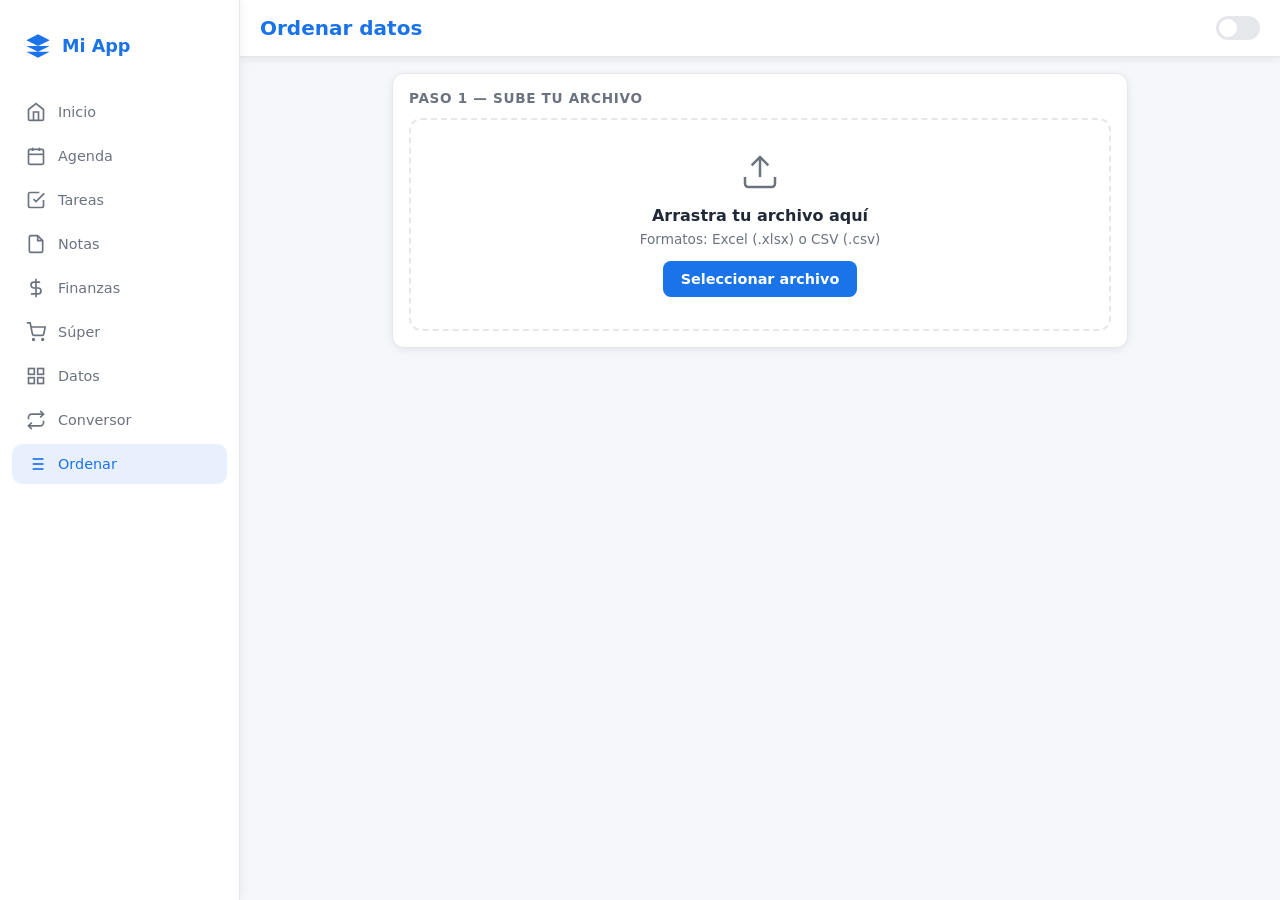
<file: pages/ordenar.html>
<!DOCTYPE html>
<html lang="es">
<head>
  <meta charset="UTF-8">
  <meta name="viewport" content="width=device-width, initial-scale=1.0">
  <meta name="theme-color" content="#1a73e8">
  <meta name="apple-mobile-web-app-capable" content="yes">
  <title>Ordenar — Mi App Personal</title>
  <link rel="manifest" href="../manifest.json">
  <link rel="stylesheet" href="../css/main.css">
  <link rel="stylesheet" href="../css/components.css">
  <script src="https://cdn.sheetjs.com/xlsx-0.20.3/package/dist/xlsx.full.min.js"></script>
</head>
<body>

  <nav class="menu-inferior">
    <div class="menu-logo">
      <svg width="28" height="28" viewBox="0 0 24 24" fill="currentColor"><path d="M12 2L2 7l10 5 10-5-10-5zM2 17l10 5 10-5M2 12l10 5 10-5"/></svg>
      Mi App
    </div>
    <a href="../index.html" class="menu-item">
      <svg viewBox="0 0 24 24" fill="none" stroke="currentColor" stroke-width="2"><path d="M3 9l9-7 9 7v11a2 2 0 01-2 2H5a2 2 0 01-2-2z"/><polyline points="9,22 9,12 15,12 15,22"/></svg>
      Inicio
    </a>
    <a href="agenda.html" class="menu-item">
      <svg viewBox="0 0 24 24" fill="none" stroke="currentColor" stroke-width="2"><rect x="3" y="4" width="18" height="18" rx="2" ry="2"/><line x1="16" y1="2" x2="16" y2="6"/><line x1="8" y1="2" x2="8" y2="6"/><line x1="3" y1="10" x2="21" y2="10"/></svg>
      Agenda
    </a>
    <a href="tareas.html" class="menu-item">
      <svg viewBox="0 0 24 24" fill="none" stroke="currentColor" stroke-width="2"><polyline points="9,11 12,14 22,4"/><path d="M21 12v7a2 2 0 01-2 2H5a2 2 0 01-2-2V5a2 2 0 012-2h11"/></svg>
      Tareas
    </a>
    <a href="notas.html" class="menu-item">
      <svg viewBox="0 0 24 24" fill="none" stroke="currentColor" stroke-width="2"><path d="M14 2H6a2 2 0 00-2 2v16a2 2 0 002 2h12a2 2 0 002-2V8z"/><polyline points="14,2 14,8 20,8"/></svg>
      Notas
    </a>
    <a href="finanzas.html" class="menu-item">
      <svg viewBox="0 0 24 24" fill="none" stroke="currentColor" stroke-width="2"><line x1="12" y1="1" x2="12" y2="23"/><path d="M17 5H9.5a3.5 3.5 0 000 7h5a3.5 3.5 0 010 7H6"/></svg>
      Finanzas
    </a>
    <a href="supermercado.html" class="menu-item">
      <svg viewBox="0 0 24 24" fill="none" stroke="currentColor" stroke-width="2">
        <circle cx="9" cy="21" r="1"/><circle cx="20" cy="21" r="1"/>
        <path d="M1 1h4l2.68 13.39a2 2 0 001.99 1.61h9.72a2 2 0 001.99-1.61L23 6H6"/>
      </svg>
      Súper
    </a>
    <a href="datos.html" class="menu-item">
      <svg viewBox="0 0 24 24" fill="none" stroke="currentColor" stroke-width="2"><rect x="3" y="3" width="7" height="7"/><rect x="14" y="3" width="7" height="7"/><rect x="14" y="14" width="7" height="7"/><rect x="3" y="14" width="7" height="7"/></svg>
      Datos
    </a>
    <a href="conversor.html" class="menu-item">
      <svg viewBox="0 0 24 24" fill="none" stroke="currentColor" stroke-width="2"><polyline points="17,1 21,5 17,9"/><path d="M3 11V9a4 4 0 014-4h14"/><polyline points="7,23 3,19 7,15"/><path d="M21 13v2a4 4 0 01-4 4H3"/></svg>
      Conversor
    </a>
    <a href="ordenar.html" class="menu-item activo">
      <svg viewBox="0 0 24 24" fill="none" stroke="currentColor" stroke-width="2"><line x1="8" y1="6" x2="21" y2="6"/><line x1="8" y1="12" x2="21" y2="12"/><line x1="8" y1="18" x2="21" y2="18"/><line x1="3" y1="6" x2="3.01" y2="6"/><line x1="3" y1="12" x2="3.01" y2="12"/><line x1="3" y1="18" x2="3.01" y2="18"/></svg>
      Ordenar
    </a>
  </nav>

  <header class="encabezado">
    <h1>Ordenar datos</h1>
    <button class="interruptor" id="btnTema" aria-label="Cambiar tema"></button>
  </header>

  <main class="contenido pagina-enter">

    <!-- Paso 1: Cargar archivo -->
    <div class="tarjeta" id="paso1">
      <div class="tarjeta-titulo">Paso 1 — Sube tu archivo</div>
      <div class="zona-drop" id="zonaDropOrdenar">
        <svg width="40" height="40" viewBox="0 0 24 24" fill="none" stroke="currentColor" stroke-width="1.5" style="color:var(--color-texto-suave); margin-bottom:10px;">
          <path d="M21 15v4a2 2 0 01-2 2H5a2 2 0 01-2-2v-4"/><polyline points="17,8 12,3 7,8"/><line x1="12" y1="3" x2="12" y2="15"/>
        </svg>
        <p style="font-weight:600; margin-bottom:6px;">Arrastra tu archivo aquí</p>
        <p style="font-size:0.85rem; color:var(--color-texto-suave); margin-bottom:14px;">Formatos: Excel (.xlsx) o CSV (.csv)</p>
        <label class="btn btn-primario" style="cursor:pointer;">
          Seleccionar archivo
          <input type="file" id="inputOrdenar" accept=".xlsx,.xls,.csv" style="display:none;">
        </label>
      </div>
    </div>

    <!-- Paso 2 y 3 (ocultos hasta cargar archivo) -->
    <div id="pasos23" style="display:none;">

      <!-- Paso 2: Escribir instrucción -->
      <div class="tarjeta">
        <div class="tarjeta-titulo">Paso 2 — Escribe una instrucción en español</div>
        <p style="font-size:0.82rem; color:var(--color-texto-suave); margin-bottom:10px;">
          Columnas detectadas: <span id="columnasDetectadas" style="font-weight:600; color:var(--color-primario);"></span>
        </p>

        <!-- Ejemplos de instrucciones -->
        <div style="background:var(--color-fondo); border-radius:8px; padding:10px 12px; margin-bottom:12px; font-size:0.82rem; color:var(--color-texto-suave);">
          <strong style="display:block; margin-bottom:4px;">Ejemplos:</strong>
          <span class="ejemplo-instruccion" style="cursor:pointer; color:var(--color-primario); display:block; margin:2px 0;">• ordena por fecha de mayor a menor</span>
          <span class="ejemplo-instruccion" style="cursor:pointer; color:var(--color-primario); display:block; margin:2px 0;">• ordena por nombre de menor a mayor</span>
          <span class="ejemplo-instruccion" style="cursor:pointer; color:var(--color-primario); display:block; margin:2px 0;">• filtra monto mayor que 1000</span>
          <span class="ejemplo-instruccion" style="cursor:pointer; color:var(--color-primario); display:block; margin:2px 0;">• filtra estado igual a activo</span>
          <span class="ejemplo-instruccion" style="cursor:pointer; color:var(--color-primario); display:block; margin:2px 0;">• filtra nombre contiene Juan</span>
        </div>

        <div class="grupo-campo">
          <textarea class="campo" id="campoInstruccion" rows="2" placeholder="Escribe aquí tu instrucción..." style="resize:none;"></textarea>
        </div>
        <button class="btn btn-primario" id="btnAplicar" style="width:100%; justify-content:center;">
          <svg width="16" height="16" viewBox="0 0 24 24" fill="none" stroke="currentColor" stroke-width="2"><polyline points="20,6 9,17 4,12"/></svg>
          Aplicar instrucción
        </button>
        <p id="mensajeError" style="color:var(--color-error); font-size:0.85rem; margin-top:8px; display:none;"></p>
      </div>

      <!-- Paso 3: Resultado -->
      <div class="tarjeta" id="paso3" style="display:none;">
        <div style="display:flex; justify-content:space-between; align-items:center; margin-bottom:12px;">
          <div class="tarjeta-titulo" style="margin-bottom:0;">Resultado</div>
          <div style="display:flex; gap:8px;">
            <button class="btn btn-secundario" id="btnDescargarCSV" style="padding:7px 12px; font-size:0.82rem;">Descargar CSV</button>
            <button class="btn btn-secundario" id="btnDescargarExcel" style="padding:7px 12px; font-size:0.82rem;">Descargar Excel</button>
          </div>
        </div>
        <p id="textoResultado" style="font-size:0.85rem; color:var(--color-exito); font-weight:600; margin-bottom:10px;"></p>
        <div class="contenedor-tabla">
          <table class="tabla-datos" id="tablaResultado">
            <thead id="tablaResultadoHead"></thead>
            <tbody id="tablaResultadoBody"></tbody>
          </table>
        </div>
      </div>

    </div>

  </main>

  <script src="../js/db.js"></script>
  <script src="../js/app.js"></script>
  <script src="../js/modules/ordenar.js"></script>
</body>
</html>
</file>
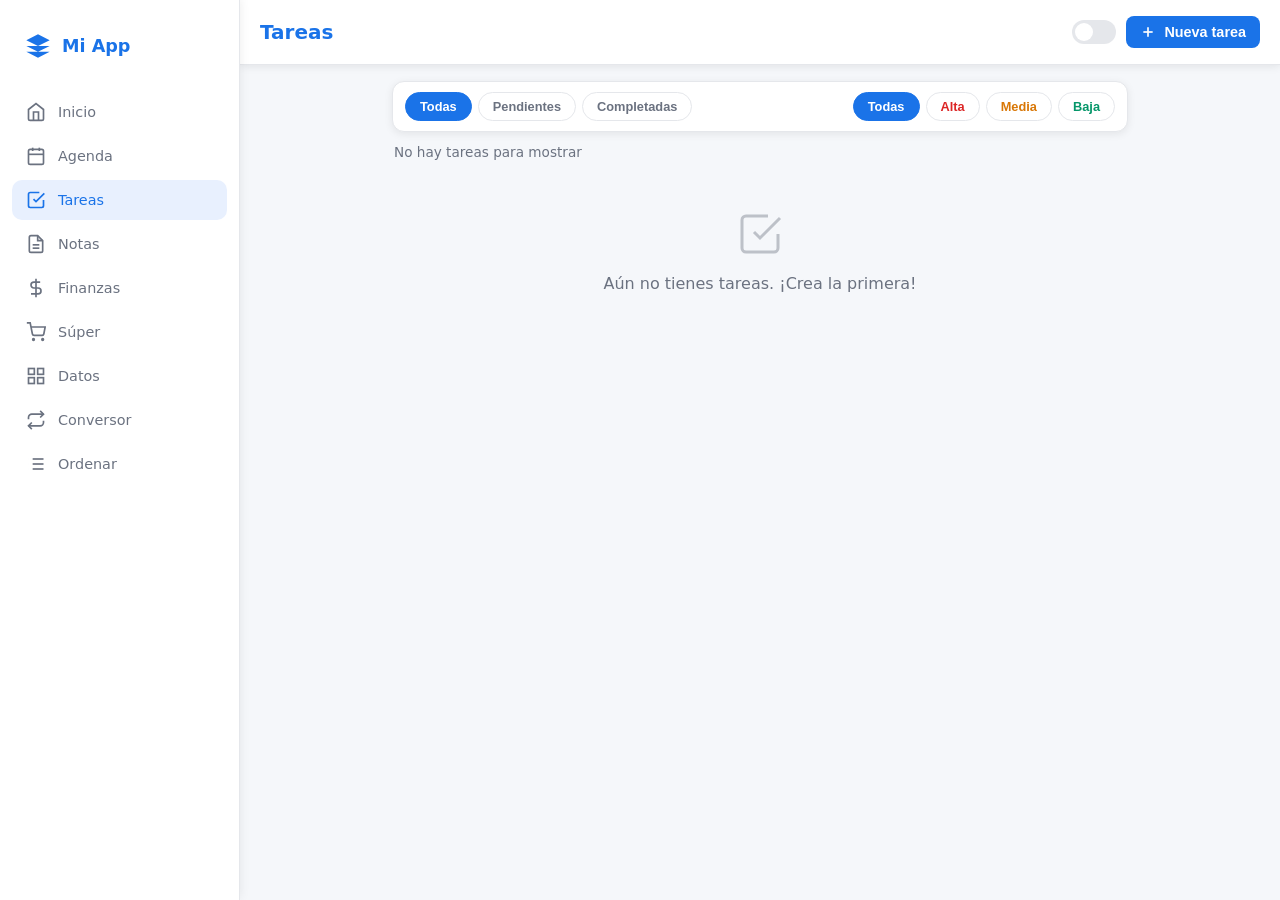
<file: pages/tareas.html>
<!DOCTYPE html>
<html lang="es">
<head>
  <meta charset="UTF-8">
  <meta name="viewport" content="width=device-width, initial-scale=1.0">
  <meta name="theme-color" content="#1a73e8">
  <meta name="apple-mobile-web-app-capable" content="yes">
  <meta name="apple-mobile-web-app-status-bar-style" content="default">
  <meta name="apple-mobile-web-app-title" content="MiApp">
  <title>Tareas — Mi App Personal</title>
  <link rel="manifest" href="../manifest.json">
  <link rel="stylesheet" href="../css/main.css">
  <link rel="stylesheet" href="../css/components.css">
</head>
<body>

  <!-- ==========================================
       MENÚ DE NAVEGACIÓN
  =========================================== -->
  <nav class="menu-inferior" id="menuNavegacion">

    <div class="menu-logo" id="menuLogo">
      <svg width="28" height="28" viewBox="0 0 24 24" fill="currentColor">
        <path d="M12 2L2 7l10 5 10-5-10-5zM2 17l10 5 10-5M2 12l10 5 10-5"/>
      </svg>
      Mi App
    </div>

    <a href="../index.html" class="menu-item" data-pagina="inicio">
      <svg viewBox="0 0 24 24" fill="none" stroke="currentColor" stroke-width="2">
        <path d="M3 9l9-7 9 7v11a2 2 0 01-2 2H5a2 2 0 01-2-2z"/>
        <polyline points="9,22 9,12 15,12 15,22"/>
      </svg>
      Inicio
    </a>

    <a href="agenda.html" class="menu-item" data-pagina="agenda">
      <svg viewBox="0 0 24 24" fill="none" stroke="currentColor" stroke-width="2">
        <rect x="3" y="4" width="18" height="18" rx="2" ry="2"/>
        <line x1="16" y1="2" x2="16" y2="6"/>
        <line x1="8" y1="2" x2="8" y2="6"/>
        <line x1="3" y1="10" x2="21" y2="10"/>
      </svg>
      Agenda
    </a>

    <a href="tareas.html" class="menu-item activo" data-pagina="tareas">
      <svg viewBox="0 0 24 24" fill="none" stroke="currentColor" stroke-width="2">
        <polyline points="9,11 12,14 22,4"/>
        <path d="M21 12v7a2 2 0 01-2 2H5a2 2 0 01-2-2V5a2 2 0 012-2h11"/>
      </svg>
      Tareas
    </a>

    <a href="notas.html" class="menu-item" data-pagina="notas">
      <svg viewBox="0 0 24 24" fill="none" stroke="currentColor" stroke-width="2">
        <path d="M14 2H6a2 2 0 00-2 2v16a2 2 0 002 2h12a2 2 0 002-2V8z"/>
        <polyline points="14,2 14,8 20,8"/>
        <line x1="16" y1="13" x2="8" y2="13"/>
        <line x1="16" y1="17" x2="8" y2="17"/>
      </svg>
      Notas
    </a>

    <a href="finanzas.html" class="menu-item" data-pagina="finanzas">
      <svg viewBox="0 0 24 24" fill="none" stroke="currentColor" stroke-width="2">
        <line x1="12" y1="1" x2="12" y2="23"/>
        <path d="M17 5H9.5a3.5 3.5 0 000 7h5a3.5 3.5 0 010 7H6"/>
      </svg>
      Finanzas
    </a>

    <a href="supermercado.html" class="menu-item">
      <svg viewBox="0 0 24 24" fill="none" stroke="currentColor" stroke-width="2">
        <circle cx="9" cy="21" r="1"/><circle cx="20" cy="21" r="1"/>
        <path d="M1 1h4l2.68 13.39a2 2 0 001.99 1.61h9.72a2 2 0 001.99-1.61L23 6H6"/>
      </svg>
      Súper
    </a>

    <a href="datos.html" class="menu-item" data-pagina="datos">
      <svg viewBox="0 0 24 24" fill="none" stroke="currentColor" stroke-width="2">
        <rect x="3" y="3" width="7" height="7"/><rect x="14" y="3" width="7" height="7"/>
        <rect x="14" y="14" width="7" height="7"/><rect x="3" y="14" width="7" height="7"/>
      </svg>
      Datos
    </a>

    <a href="conversor.html" class="menu-item" data-pagina="conversor">
      <svg viewBox="0 0 24 24" fill="none" stroke="currentColor" stroke-width="2">
        <polyline points="17,1 21,5 17,9"/>
        <path d="M3 11V9a4 4 0 014-4h14"/>
        <polyline points="7,23 3,19 7,15"/>
        <path d="M21 13v2a4 4 0 01-4 4H3"/>
      </svg>
      Conversor
    </a>

    <a href="ordenar.html" class="menu-item" data-pagina="ordenar">
      <svg viewBox="0 0 24 24" fill="none" stroke="currentColor" stroke-width="2">
        <line x1="8" y1="6" x2="21" y2="6"/>
        <line x1="8" y1="12" x2="21" y2="12"/>
        <line x1="8" y1="18" x2="21" y2="18"/>
        <line x1="3" y1="6" x2="3.01" y2="6"/>
        <line x1="3" y1="12" x2="3.01" y2="12"/>
        <line x1="3" y1="18" x2="3.01" y2="18"/>
      </svg>
      Ordenar
    </a>

  </nav>

  <!-- ==========================================
       ENCABEZADO
  =========================================== -->
  <header class="encabezado">
    <h1>Tareas</h1>
    <div style="display:flex; align-items:center; gap:10px;">
      <button class="interruptor" id="btnTema" title="Cambiar tema" aria-label="Cambiar modo claro/oscuro"></button>
      <!-- Botón para agregar tarea nueva -->
      <button class="btn btn-primario" id="btnAgregarTarea" style="padding:8px 14px;">
        <svg width="16" height="16" viewBox="0 0 24 24" fill="none" stroke="currentColor" stroke-width="2.5">
          <line x1="12" y1="5" x2="12" y2="19"/>
          <line x1="5" y1="12" x2="19" y2="12"/>
        </svg>
        Nueva tarea
      </button>
    </div>
  </header>

  <!-- ==========================================
       CONTENIDO PRINCIPAL
  =========================================== -->
  <main class="contenido pagina-enter">

    <!-- Barra de filtros: por estado -->
    <div class="tarjeta" style="padding:10px 12px; margin-bottom:12px;">
      <div style="display:flex; gap:6px; flex-wrap:wrap;">

        <!-- Filtros por estado -->
        <div style="display:flex; gap:6px; flex:1;">
          <button class="btn-filtro activo" data-filtro-estado="todas">Todas</button>
          <button class="btn-filtro" data-filtro-estado="pendientes">Pendientes</button>
          <button class="btn-filtro" data-filtro-estado="completadas">Completadas</button>
        </div>

        <!-- Filtros por prioridad -->
        <div style="display:flex; gap:6px;">
          <button class="btn-filtro-prioridad activo" data-filtro-prioridad="todas">
            Todas
          </button>
          <button class="btn-filtro-prioridad" data-filtro-prioridad="alta" style="color:#dc2626;">
            Alta
          </button>
          <button class="btn-filtro-prioridad" data-filtro-prioridad="media" style="color:#d97706;">
            Media
          </button>
          <button class="btn-filtro-prioridad" data-filtro-prioridad="baja" style="color:#059669;">
            Baja
          </button>
        </div>

      </div>
    </div>

    <!-- Contador de tareas -->
    <p id="textoContador" style="font-size:0.85rem; color:var(--color-texto-suave); margin-bottom:10px; padding-left:2px;"></p>

    <!-- Lista de tareas -->
    <div id="listaTareas" class="lista-items"></div>

  </main>

  <!-- ==========================================
       MODAL: AGREGAR / EDITAR TAREA
       Aparece cuando se presiona "+ Nueva tarea"
       o cuando se toca una tarea existente.
  =========================================== -->
  <div class="modal-fondo" id="modalTarea" style="display:none;">
    <div class="modal-caja">

      <!-- Título del modal + botón cerrar -->
      <div class="modal-titulo">
        <span id="modalTareasTitulo">Nueva tarea</span>
        <button class="modal-cerrar" id="btnCerrarModal" aria-label="Cerrar">
          <svg width="20" height="20" viewBox="0 0 24 24" fill="none" stroke="currentColor" stroke-width="2">
            <line x1="18" y1="6" x2="6" y2="18"/>
            <line x1="6" y1="6" x2="18" y2="18"/>
          </svg>
        </button>
      </div>

      <!-- Formulario de la tarea -->
      <form id="formTarea" novalidate>

        <!-- ID oculto (para saber si estamos editando) -->
        <input type="hidden" id="tareaId">

        <!-- Título -->
        <div class="grupo-campo">
          <label class="etiqueta" for="tareaTitulo">Título *</label>
          <input class="campo" type="text" id="tareaTitulo" placeholder="Ej: Pagar arriendo" maxlength="100" required>
        </div>

        <!-- Descripción -->
        <div class="grupo-campo">
          <label class="etiqueta" for="tareaDescripcion">Descripción (opcional)</label>
          <textarea class="campo" id="tareaDescripcion" placeholder="Detalles adicionales..." rows="3" style="resize:vertical;" maxlength="500"></textarea>
        </div>

        <!-- Fecha límite y Prioridad en dos columnas -->
        <div style="display:grid; grid-template-columns:1fr 1fr; gap:12px;">
          <div class="grupo-campo" style="margin-bottom:0;">
            <label class="etiqueta" for="tareaFecha">Fecha límite</label>
            <input class="campo" type="date" id="tareaFecha">
          </div>
          <div class="grupo-campo" style="margin-bottom:0;">
            <label class="etiqueta" for="tareaPrioridad">Prioridad</label>
            <select class="campo" id="tareaPrioridad">
              <option value="media">Media</option>
              <option value="alta">Alta</option>
              <option value="baja">Baja</option>
            </select>
          </div>
        </div>

        <!-- Categoría -->
        <div class="grupo-campo" style="margin-top:14px;">
          <label class="etiqueta" for="tareaCategoria">Categoría (opcional)</label>
          <input class="campo" type="text" id="tareaCategoria" placeholder="Ej: Trabajo, Personal, Finanzas..." maxlength="50" list="listaCategorias">
          <!-- Sugerencias de categorías usadas antes -->
          <datalist id="listaCategorias"></datalist>
        </div>

        <!-- Botones guardar / eliminar -->
        <div class="modal-acciones">
          <button type="button" class="btn btn-peligro" id="btnEliminarTarea" style="display:none; flex:0 0 auto;">
            <svg width="16" height="16" viewBox="0 0 24 24" fill="none" stroke="currentColor" stroke-width="2">
              <polyline points="3,6 5,6 21,6"/>
              <path d="M19 6l-1 14a2 2 0 01-2 2H8a2 2 0 01-2-2L5 6"/>
              <path d="M10 11v6M14 11v6"/>
            </svg>
            Eliminar
          </button>
          <button type="submit" class="btn btn-primario">
            <svg width="16" height="16" viewBox="0 0 24 24" fill="none" stroke="currentColor" stroke-width="2">
              <path d="M19 21H5a2 2 0 01-2-2V5a2 2 0 012-2h11l5 5v11a2 2 0 01-2 2z"/>
              <polyline points="17,21 17,13 7,13 7,21"/>
            </svg>
            Guardar
          </button>
        </div>

      </form>
    </div>
  </div>

  <!-- Scripts: primero la base de datos, luego la app, luego este módulo -->
  <script src="../js/db.js"></script>
  <script src="../js/app.js"></script>
  <script src="../js/modules/tareas.js"></script>

</body>
</html>
</file>
<file: css/main.css>
/* =====================================================
   ESTILOS PRINCIPALES - MI APP PERSONAL
   Aquí se define el diseño general: colores, fuentes,
   modo claro y modo oscuro.
===================================================== */

/* --- Variables de color (modo claro por defecto) --- */
:root {
  --color-primario: #1a73e8;
  --color-primario-oscuro: #1557b0;
  --color-primario-claro: #e8f0fe;
  --color-fondo: #f5f7fa;
  --color-superficie: #ffffff;
  --color-texto: #1f2937;
  --color-texto-suave: #6b7280;
  --color-borde: #e5e7eb;
  --color-exito: #10b981;
  --color-alerta: #f59e0b;
  --color-error: #ef4444;
  --sombra: 0 2px 8px rgba(0,0,0,0.08);
  --sombra-fuerte: 0 4px 16px rgba(0,0,0,0.12);
  --radio-borde: 12px;
  --altura-menu: 64px;
}

/* --- Variables de color para modo oscuro --- */
[data-tema="oscuro"] {
  --color-primario: #4d9cf8;
  --color-primario-oscuro: #1a73e8;
  --color-primario-claro: #1e3a5f;
  --color-fondo: #111827;
  --color-superficie: #1f2937;
  --color-texto: #f9fafb;
  --color-texto-suave: #9ca3af;
  --color-borde: #374151;
  --sombra: 0 2px 8px rgba(0,0,0,0.3);
  --sombra-fuerte: 0 4px 16px rgba(0,0,0,0.4);
}

/* --- Reset básico --- */
*, *::before, *::after {
  box-sizing: border-box;
  margin: 0;
  padding: 0;
}

/* --- Estilo base del cuerpo --- */
body {
  font-family: 'Segoe UI', system-ui, -apple-system, sans-serif;
  background-color: var(--color-fondo);
  color: var(--color-texto);
  min-height: 100vh;
  padding-bottom: var(--altura-menu);
  transition: background-color 0.3s, color 0.3s;
  -webkit-font-smoothing: antialiased;
}

/* --- Encabezado de cada página --- */
.encabezado {
  background-color: var(--color-superficie);
  border-bottom: 1px solid var(--color-borde);
  padding: 16px 20px;
  position: sticky;
  top: 0;
  z-index: 100;
  display: flex;
  align-items: center;
  justify-content: space-between;
  box-shadow: var(--sombra);
}

.encabezado h1 {
  font-size: 1.25rem;
  font-weight: 700;
  color: var(--color-primario);
}

/* --- Contenido principal --- */
.contenido {
  max-width: 768px;
  margin: 0 auto;
  padding: 16px;
}

/* --- Tarjetas --- */
.tarjeta {
  background-color: var(--color-superficie);
  border-radius: var(--radio-borde);
  padding: 16px;
  margin-bottom: 16px;
  box-shadow: var(--sombra);
  border: 1px solid var(--color-borde);
}

.tarjeta-titulo {
  font-size: 0.85rem;
  font-weight: 600;
  color: var(--color-texto-suave);
  text-transform: uppercase;
  letter-spacing: 0.05em;
  margin-bottom: 12px;
}

/* --- Menú de navegación inferior (celular) --- */
.menu-inferior {
  position: fixed;
  bottom: 0;
  left: 0;
  right: 0;
  height: var(--altura-menu);
  background-color: var(--color-superficie);
  border-top: 1px solid var(--color-borde);
  display: flex;
  align-items: center;
  justify-content: space-around;
  z-index: 200;
  box-shadow: 0 -2px 10px rgba(0,0,0,0.08);
  overflow-x: auto;
}

.menu-item {
  display: flex;
  flex-direction: column;
  align-items: center;
  gap: 3px;
  padding: 8px 10px;
  cursor: pointer;
  border-radius: 10px;
  transition: background-color 0.2s;
  text-decoration: none;
  color: var(--color-texto-suave);
  font-size: 0.65rem;
  font-weight: 500;
  white-space: nowrap;
  flex-shrink: 0;
}

.menu-item:hover,
.menu-item.activo {
  color: var(--color-primario);
  background-color: var(--color-primario-claro);
}

.menu-item svg {
  width: 20px;
  height: 20px;
}

/* --- Menú lateral para computador --- */
@media (min-width: 769px) {
  body {
    padding-bottom: 0;
    padding-left: 240px;
  }

  .menu-inferior {
    top: 0;
    left: 0;
    bottom: 0;
    right: auto;
    width: 240px;
    height: 100vh;
    flex-direction: column;
    justify-content: flex-start;
    align-items: stretch;
    padding: 20px 12px;
    gap: 4px;
    border-top: none;
    border-right: 1px solid var(--color-borde);
    overflow-x: visible;
    overflow-y: auto;
  }

  .menu-logo {
    display: flex;
    align-items: center;
    gap: 10px;
    padding: 12px;
    margin-bottom: 16px;
    font-size: 1.1rem;
    font-weight: 700;
    color: var(--color-primario);
  }

  .menu-item {
    width: 100%;
    flex-direction: row;
    justify-content: flex-start;
    gap: 12px;
    font-size: 0.9rem;
    padding: 10px 14px;
  }
}

/* --- Botones --- */
.btn {
  display: inline-flex;
  align-items: center;
  gap: 8px;
  padding: 10px 18px;
  border-radius: 8px;
  border: none;
  cursor: pointer;
  font-size: 0.9rem;
  font-weight: 600;
  transition: opacity 0.2s, transform 0.1s;
}

.btn:active { transform: scale(0.97); }

.btn-primario {
  background-color: var(--color-primario);
  color: #fff;
}

.btn-primario:hover { opacity: 0.88; }

.btn-secundario {
  background-color: var(--color-primario-claro);
  color: var(--color-primario);
}

.btn-peligro {
  background-color: var(--color-error);
  color: #fff;
}

/* --- Campos de formulario --- */
.campo {
  width: 100%;
  padding: 10px 14px;
  border: 1.5px solid var(--color-borde);
  border-radius: 8px;
  background-color: var(--color-superficie);
  color: var(--color-texto);
  font-size: 0.95rem;
  transition: border-color 0.2s;
  outline: none;
}

.campo:focus {
  border-color: var(--color-primario);
}

.etiqueta {
  display: block;
  font-size: 0.85rem;
  font-weight: 600;
  color: var(--color-texto-suave);
  margin-bottom: 6px;
}

.grupo-campo {
  margin-bottom: 14px;
}

/* --- Insignias de prioridad --- */
.insignia {
  display: inline-block;
  padding: 3px 10px;
  border-radius: 20px;
  font-size: 0.75rem;
  font-weight: 600;
}

.insignia-alta  { background: #fee2e2; color: #dc2626; }
.insignia-media { background: #fef3c7; color: #d97706; }
.insignia-baja  { background: #d1fae5; color: #059669; }

/* --- Animación de entrada --- */
.pagina-enter {
  animation: entrar 0.25s ease-out;
}

@keyframes entrar {
  from { opacity: 0; transform: translateY(8px); }
  to   { opacity: 1; transform: translateY(0); }
}

/* --- Mensaje cuando no hay datos --- */
.vacio {
  text-align: center;
  padding: 40px 20px;
  color: var(--color-texto-suave);
}

.vacio svg {
  width: 48px;
  height: 48px;
  margin-bottom: 12px;
  opacity: 0.4;
}
</file>
<file: css/components.css>
/* =====================================================
   COMPONENTES - MI APP PERSONAL
   Estilos específicos de componentes reutilizables:
   modales, listas, barras de progreso, etc.
===================================================== */

/* --- Modal (ventana emergente) --- */
.modal-fondo {
  position: fixed;
  inset: 0;
  background: rgba(0,0,0,0.5);
  z-index: 300;
  display: flex;
  align-items: flex-end;
  justify-content: center;
  padding: 0;
}

.modal-caja {
  background: var(--color-superficie);
  border-radius: 20px 20px 0 0;
  padding: 24px 20px;
  width: 100%;
  max-width: 600px;
  max-height: 90vh;
  overflow-y: auto;
  animation: subir 0.3s ease-out;
}

@keyframes subir {
  from { transform: translateY(100%); }
  to   { transform: translateY(0); }
}

@media (min-width: 769px) {
  .modal-fondo {
    align-items: center;
  }
  .modal-caja {
    border-radius: 16px;
    max-height: 80vh;
  }
}

.modal-titulo {
  font-size: 1.1rem;
  font-weight: 700;
  margin-bottom: 20px;
  display: flex;
  align-items: center;
  justify-content: space-between;
}

.modal-cerrar {
  background: none;
  border: none;
  cursor: pointer;
  color: var(--color-texto-suave);
  padding: 4px;
  border-radius: 6px;
}

.modal-cerrar:hover {
  background: var(--color-borde);
}

.modal-acciones {
  display: flex;
  gap: 10px;
  margin-top: 20px;
}

.modal-acciones .btn {
  flex: 1;
  justify-content: center;
}

/* --- Lista de elementos --- */
.lista-items {
  display: flex;
  flex-direction: column;
  gap: 10px;
}

.lista-item {
  display: flex;
  align-items: center;
  gap: 12px;
  padding: 12px 14px;
  background: var(--color-superficie);
  border: 1px solid var(--color-borde);
  border-radius: 10px;
  cursor: pointer;
  transition: box-shadow 0.2s;
}

.lista-item:hover {
  box-shadow: var(--sombra);
}

.lista-item-completado {
  opacity: 0.55;
}

.lista-item-completado .lista-item-titulo {
  text-decoration: line-through;
}

.lista-item-titulo {
  font-weight: 600;
  font-size: 0.95rem;
  flex: 1;
}

.lista-item-subtitulo {
  font-size: 0.8rem;
  color: var(--color-texto-suave);
  margin-top: 2px;
}

/* --- Checkbox personalizado --- */
.checkbox-custom {
  width: 22px;
  height: 22px;
  border: 2px solid var(--color-borde);
  border-radius: 6px;
  display: flex;
  align-items: center;
  justify-content: center;
  cursor: pointer;
  flex-shrink: 0;
  transition: all 0.2s;
}

.checkbox-custom.marcado {
  background: var(--color-primario);
  border-color: var(--color-primario);
}

.checkbox-custom.marcado::after {
  content: '';
  width: 6px;
  height: 10px;
  border: 2px solid white;
  border-top: none;
  border-left: none;
  transform: rotate(45deg) translateY(-1px);
  display: block;
}

/* --- Barra de progreso --- */
.barra-progreso {
  height: 8px;
  background: var(--color-borde);
  border-radius: 4px;
  overflow: hidden;
  margin-top: 6px;
}

.barra-progreso-relleno {
  height: 100%;
  border-radius: 4px;
  background: var(--color-primario);
  transition: width 0.5s ease;
}

.barra-progreso-relleno.alerta {
  background: var(--color-alerta);
}

.barra-progreso-relleno.peligro {
  background: var(--color-error);
}

/* --- Cuadrícula de accesos rápidos --- */
.accesos-rapidos {
  display: grid;
  grid-template-columns: repeat(4, 1fr);
  gap: 10px;
}

.acceso-item {
  display: flex;
  flex-direction: column;
  align-items: center;
  gap: 6px;
  padding: 12px 8px;
  background: var(--color-superficie);
  border: 1px solid var(--color-borde);
  border-radius: 12px;
  cursor: pointer;
  text-decoration: none;
  color: var(--color-texto);
  transition: box-shadow 0.2s, transform 0.1s;
  font-size: 0.75rem;
  font-weight: 500;
  text-align: center;
}

.acceso-item:hover {
  box-shadow: var(--sombra);
  transform: translateY(-2px);
}

.acceso-icono {
  width: 40px;
  height: 40px;
  border-radius: 10px;
  display: flex;
  align-items: center;
  justify-content: center;
}

.acceso-icono svg {
  width: 20px;
  height: 20px;
  color: #fff;
}

/* --- Interruptor modo oscuro --- */
.interruptor {
  width: 44px;
  height: 24px;
  background: var(--color-borde);
  border-radius: 12px;
  position: relative;
  cursor: pointer;
  transition: background 0.3s;
  border: none;
  flex-shrink: 0;
}

.interruptor.activo {
  background: var(--color-primario);
}

.interruptor::after {
  content: '';
  position: absolute;
  top: 3px;
  left: 3px;
  width: 18px;
  height: 18px;
  background: white;
  border-radius: 50%;
  transition: transform 0.3s;
}

.interruptor.activo::after {
  transform: translateX(20px);
}

/* --- Botones de filtro (módulo Tareas y otros) --- */
.btn-filtro,
.btn-filtro-prioridad {
  padding: 6px 14px;
  border-radius: 20px;
  border: 1.5px solid var(--color-borde);
  background: transparent;
  color: var(--color-texto-suave);
  font-size: 0.8rem;
  font-weight: 600;
  cursor: pointer;
  transition: all 0.2s;
  white-space: nowrap;
}

.btn-filtro.activo,
.btn-filtro-prioridad.activo {
  background: var(--color-primario);
  border-color: var(--color-primario);
  color: #fff;
}

.btn-filtro:hover:not(.activo),
.btn-filtro-prioridad:hover:not(.activo) {
  border-color: var(--color-primario);
  color: var(--color-primario);
}

/* --- Tarjetas de notas (módulo Notas) --- */
.cuadricula-notas {
  display: grid;
  grid-template-columns: 1fr 1fr;
  gap: 12px;
}

@media (max-width: 400px) {
  .cuadricula-notas { grid-template-columns: 1fr; }
}

@media (min-width: 900px) {
  .cuadricula-notas { grid-template-columns: 1fr 1fr 1fr; }
}

.tarjeta-nota {
  background: var(--color-superficie);
  border: 1px solid var(--color-borde);
  border-radius: var(--radio-borde);
  padding: 14px;
  cursor: pointer;
  transition: box-shadow 0.2s, transform 0.15s;
  word-break: break-word;
}

.tarjeta-nota:hover {
  box-shadow: var(--sombra-fuerte);
  transform: translateY(-2px);
}

.tarjeta-nota.anclada {
  border-color: var(--color-primario);
  border-width: 2px;
}

.nota-titulo {
  font-weight: 700;
  font-size: 0.95rem;
  line-height: 1.3;
}

.nota-preview {
  font-size: 0.83rem;
  color: var(--color-texto-suave);
  margin-top: 6px;
  line-height: 1.5;
  white-space: pre-wrap;
}

.nota-fecha {
  font-size: 0.75rem;
  color: var(--color-texto-suave);
  margin-top: 8px;
}

/* --- Chips de etiquetas --- */
.chip-etiqueta {
  display: inline-block;
  background: var(--color-primario-claro);
  color: var(--color-primario);
  border-radius: 20px;
  padding: 2px 10px;
  font-size: 0.73rem;
  font-weight: 600;
}

/* --- Resumen financiero (módulo Finanzas) --- */
.resumen-finanzas {
  display: grid;
  grid-template-columns: 1fr 1fr;
  gap: 10px;
  margin-top: 4px;
}

.resumen-item {
  background: var(--color-fondo);
  border-radius: 10px;
  padding: 10px 12px;
  display: flex;
  flex-direction: column;
  gap: 4px;
}

.resumen-item span {
  font-size: 0.75rem;
  color: var(--color-texto-suave);
  font-weight: 500;
}

.resumen-item strong {
  font-size: 1rem;
  font-weight: 700;
}

/* --- Calendario (módulo Agenda) --- */
.calendario-semana {
  display: grid;
  grid-template-columns: repeat(7, 1fr);
  margin-bottom: 4px;
}

.calendario-semana span {
  text-align: center;
  font-size: 0.72rem;
  font-weight: 700;
  color: var(--color-texto-suave);
  padding: 4px 0;
}

.calendario-grid {
  display: grid;
  grid-template-columns: repeat(7, 1fr);
  gap: 2px;
}

.calendario-dia {
  display: flex;
  flex-direction: column;
  align-items: stretch;
  padding: 4px 3px;
  border-radius: 6px;
  cursor: pointer;
  font-size: 0.82rem;
  min-height: 80px;
  transition: background 0.15s;
  overflow: hidden;
}

.calendario-dia > span {
  display: block;
  text-align: center;
  margin-bottom: 3px;
  font-size: 0.82rem;
  flex-shrink: 0;
}

.calendario-dia:hover { background: var(--color-primario-claro); }

.calendario-dia.hoy {
  background: var(--color-primario);
  color: #fff;
  font-weight: 700;
}

.calendario-dia.seleccionado {
  outline: 2px solid var(--color-primario);
  outline-offset: -1px;
}

.calendario-dia.otro-mes { opacity: 0.28; }

.etiqueta-cal {
  display: block;
  font-size: 0.6rem;
  padding: 1px 4px;
  border-radius: 3px;
  color: #fff;
  white-space: nowrap;
  overflow: hidden;
  text-overflow: ellipsis;
  margin-bottom: 2px;
  font-weight: 500;
  line-height: 1.5;
  flex-shrink: 0;
}

/* Bolas de color para el selector de eventos */
.bola-color {
  width: 28px;
  height: 28px;
  border-radius: 50%;
  cursor: pointer;
  border: 3px solid transparent;
  transition: border-color 0.15s, transform 0.1s;
}

.bola-color:hover   { transform: scale(1.15); }
.bola-color.seleccionado { border-color: var(--color-texto); }

/* --- Zona de drop (módulo Datos y Ordenar) --- */
.zona-drop {
  border: 2px dashed var(--color-borde);
  border-radius: var(--radio-borde);
  padding: 32px 20px;
  text-align: center;
  transition: border-color 0.2s, background 0.2s;
  cursor: pointer;
}

.zona-drop:hover,
.zona-drop.arrastrando {
  border-color: var(--color-primario);
  background: var(--color-primario-claro);
}

/* Zona de drop pequeña (módulo Conversor) */
.zona-drop-mini {
  display: flex;
  flex-direction: column;
  align-items: center;
  gap: 6px;
  border: 2px dashed var(--color-borde);
  border-radius: 10px;
  padding: 16px;
  cursor: pointer;
  transition: border-color 0.2s, background 0.2s;
  text-align: center;
}

.zona-drop-mini:hover {
  border-color: var(--color-primario);
  background: var(--color-primario-claro);
}

/* --- Tabla de datos (módulo Datos y Ordenar) --- */
.contenedor-tabla {
  overflow-x: auto;
  overflow-y: auto;
  max-height: 420px;
  border: 1px solid var(--color-borde);
  border-radius: 10px;
}

.tabla-datos {
  width: 100%;
  border-collapse: collapse;
  font-size: 0.83rem;
}

.tabla-datos th {
  padding: 10px 14px;
  background: var(--color-fondo);
  font-weight: 700;
  text-align: left;
  white-space: nowrap;
  cursor: pointer;
  position: sticky;
  top: 0;
  border-bottom: 2px solid var(--color-borde);
  user-select: none;
}

.tabla-datos th:hover { color: var(--color-primario); }

.tabla-datos td {
  padding: 8px 14px;
  border-bottom: 1px solid var(--color-borde);
  white-space: nowrap;
  max-width: 240px;
  overflow: hidden;
  text-overflow: ellipsis;
}

.tabla-datos tr:last-child td { border-bottom: none; }
.tabla-datos tr:hover td { background: var(--color-fondo); }

/* --- Pestañas (módulo Conversor) --- */
.tabs {
  display: flex;
  border-bottom: 2px solid var(--color-borde);
  overflow-x: auto;
}

.tab {
  padding: 10px 18px;
  border: none;
  background: none;
  cursor: pointer;
  font-weight: 600;
  font-size: 0.88rem;
  color: var(--color-texto-suave);
  border-bottom: 2px solid transparent;
  margin-bottom: -2px;
  white-space: nowrap;
  transition: color 0.2s;
}

.tab:hover  { color: var(--color-texto); }
.tab.activo { color: var(--color-primario); border-bottom-color: var(--color-primario); }

/* --- Separador --- */
.separador {
  height: 1px;
  background: var(--color-borde);
  margin: 16px 0;
}

/* --- Número grande (resumen) --- */
.numero-grande {
  font-size: 2rem;
  font-weight: 700;
  color: var(--color-primario);
  line-height: 1;
}

/* --- Dos columnas en pantallas grandes --- */
@media (min-width: 600px) {
  .dos-columnas {
    display: grid;
    grid-template-columns: 1fr 1fr;
    gap: 16px;
  }
}
</file>
